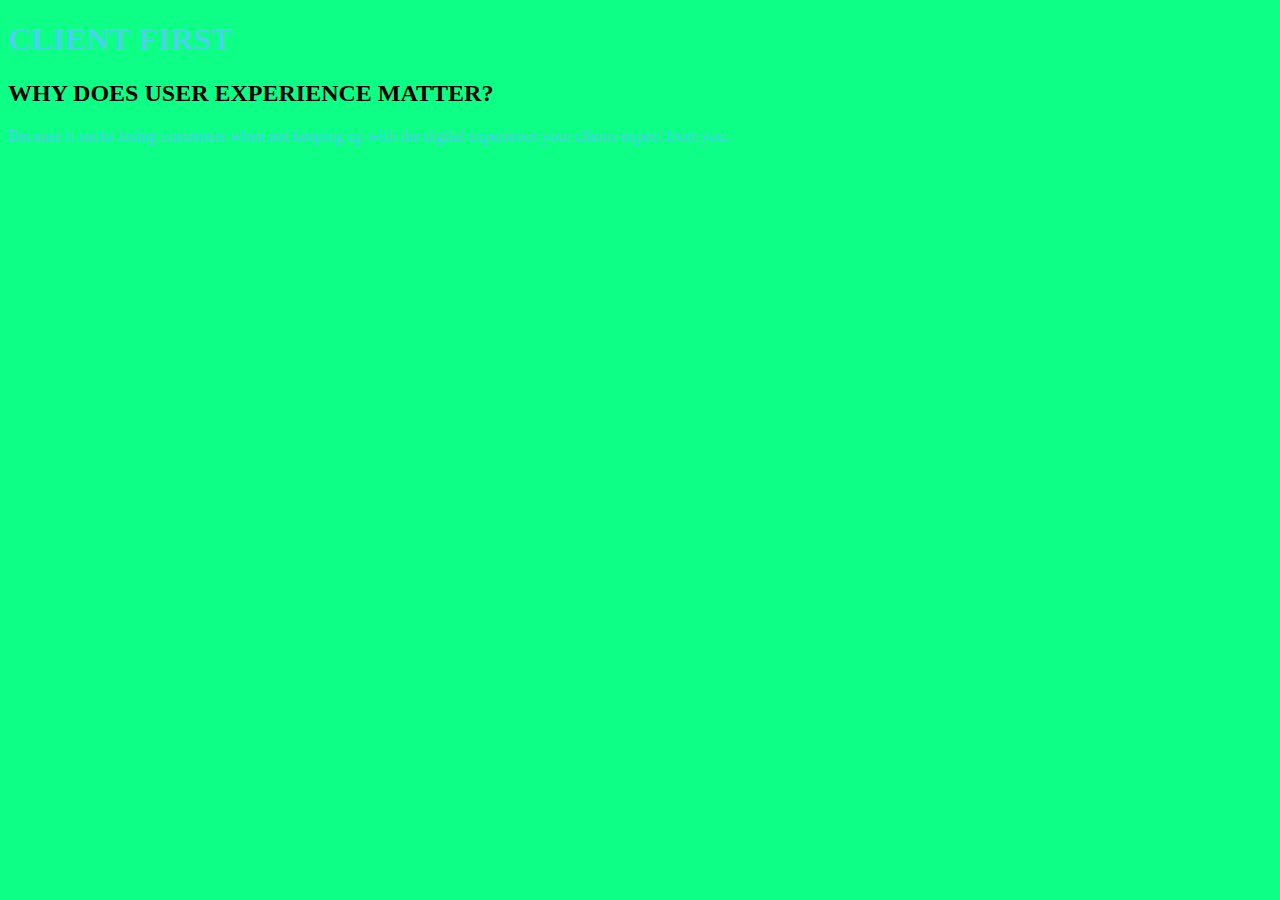
<file: unit_1/index.html>
<!DOCTYPE html>
<html>
<head>
	<link rel="stylesheet" type="text/css" href="css/style.css">
	<title>clientfirst.ch</title>
</head>
<body>
	<h1>CLIENT FIRST</h1>
	<h2>WHY DOES USER EXPERIENCE MATTER?</h2>
	<p>Because it sucks losing customers when not keeping up with the digital experience your clients expect from you.</p>
</body>
</html>
</file>
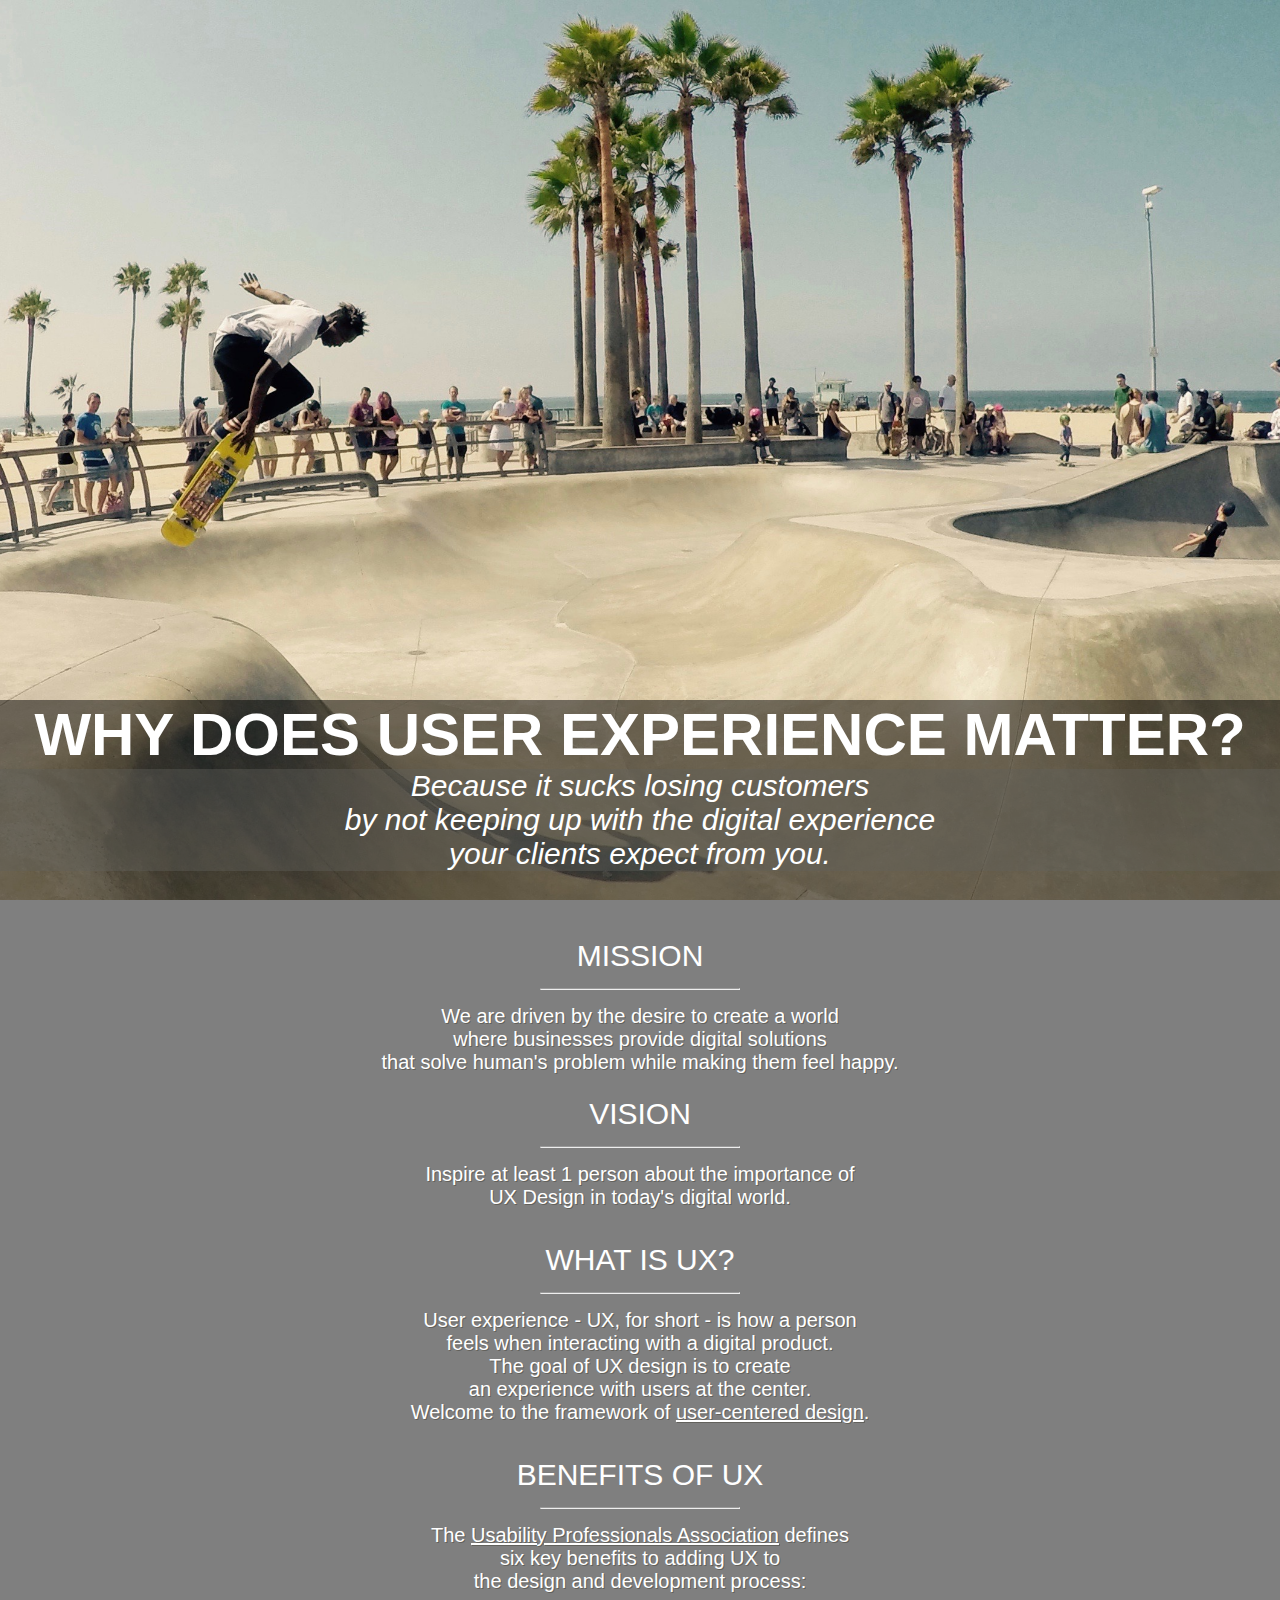
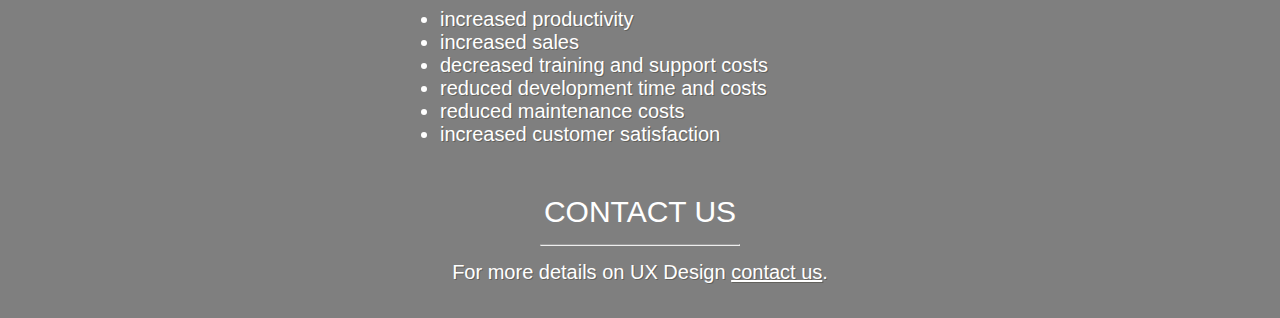
<file: unit_3/index.html>
<!DOCTYPE html>
<html>
<head>
	<link rel="stylesheet" type="text/css" href="css/style.css">
	<title>clientfirst.ch</title>

</head>
<body>
	<main>
		<h1 id="title">WHY DOES USER EXPERIENCE MATTER?</h1>
		<p id="slogan">Because it sucks losing customers <br> by not keeping up with the digital experience <br> your clients expect from you.</p>
		<br>
		<br>
		
		<h2>Mission</h2>

		<hr>
		
		<p class="titletext">We are driven by the desire to create a world <br> 
		where businesses provide digital solutions <br> 
		that solve human's problem while making them feel happy.<br>
		<br>

		<h2>Vision</h2>

		<hr>
		
		<p class="titletext">Inspire at least 1 person about the importance of <br>
		UX Design in today's digital world.</p>
		<br>

		<h2>What is UX?</h2>

		<hr>
		
		<p class="titletext">User experience - UX, for short - is how a person <br>
		feels when interacting with a digital product. <br>
		The goal of UX design is to create <br>
		an experience with users at the center. <br>
		Welcome to the framework of <a target="_blank" href="https://en.wikipedia.org/wiki/User-centered_design" style="color: #FFFFFF">user-centered design</a>.
		</p>
		<br>
		
		<h2>Benefits of UX</h2>

		<hr>
		
		<p class="titletext">The <a target="_blank" href="https://uxpa.org/resources/about-ux" style="color: #FFFFFF">Usability Professionals Association</a> defines <br>
		six key benefits to adding UX to <br>
		the design and development process: 
		<br>

	<!-- Question: how can I style this list? Change color, font, align... -->
		<ul>
			<li>increased productivity</li>
			<li>increased sales</li>
			<li>decreased training and support costs</li>
			<li>reduced development time and costs</li>
			<li>reduced maintenance costs</li>
			<li>increased customer satisfaction</li>
		</ul>
		<br>
		
		<h2>Contact us</h2>

		<hr>

		<p class="titletext">For more details on UX Design <a href="mailto:mikeandre.hofmann@gmail.com?subject=Tell me more about UX Design!" style="color: #FFFFFF">contact us</a>.</p> 
		<br>

	</main>
</body>
</html>
</file>
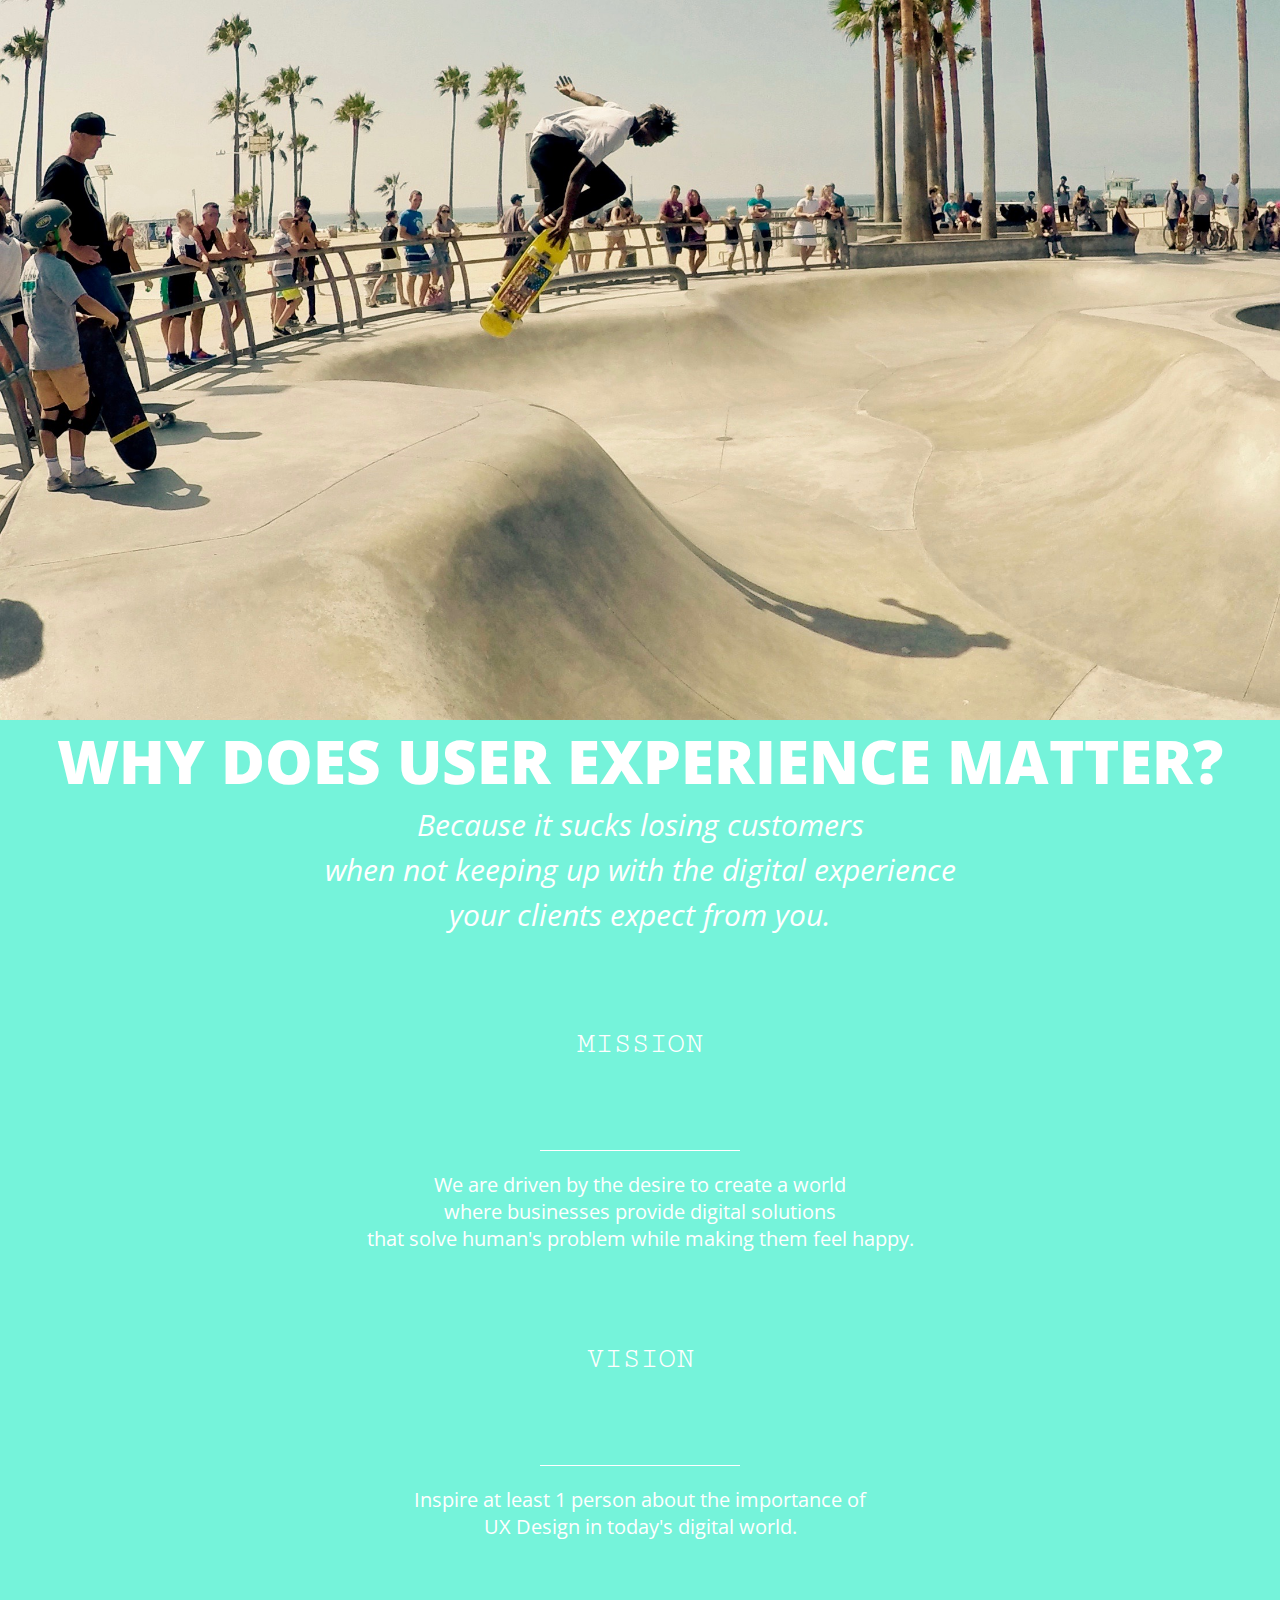
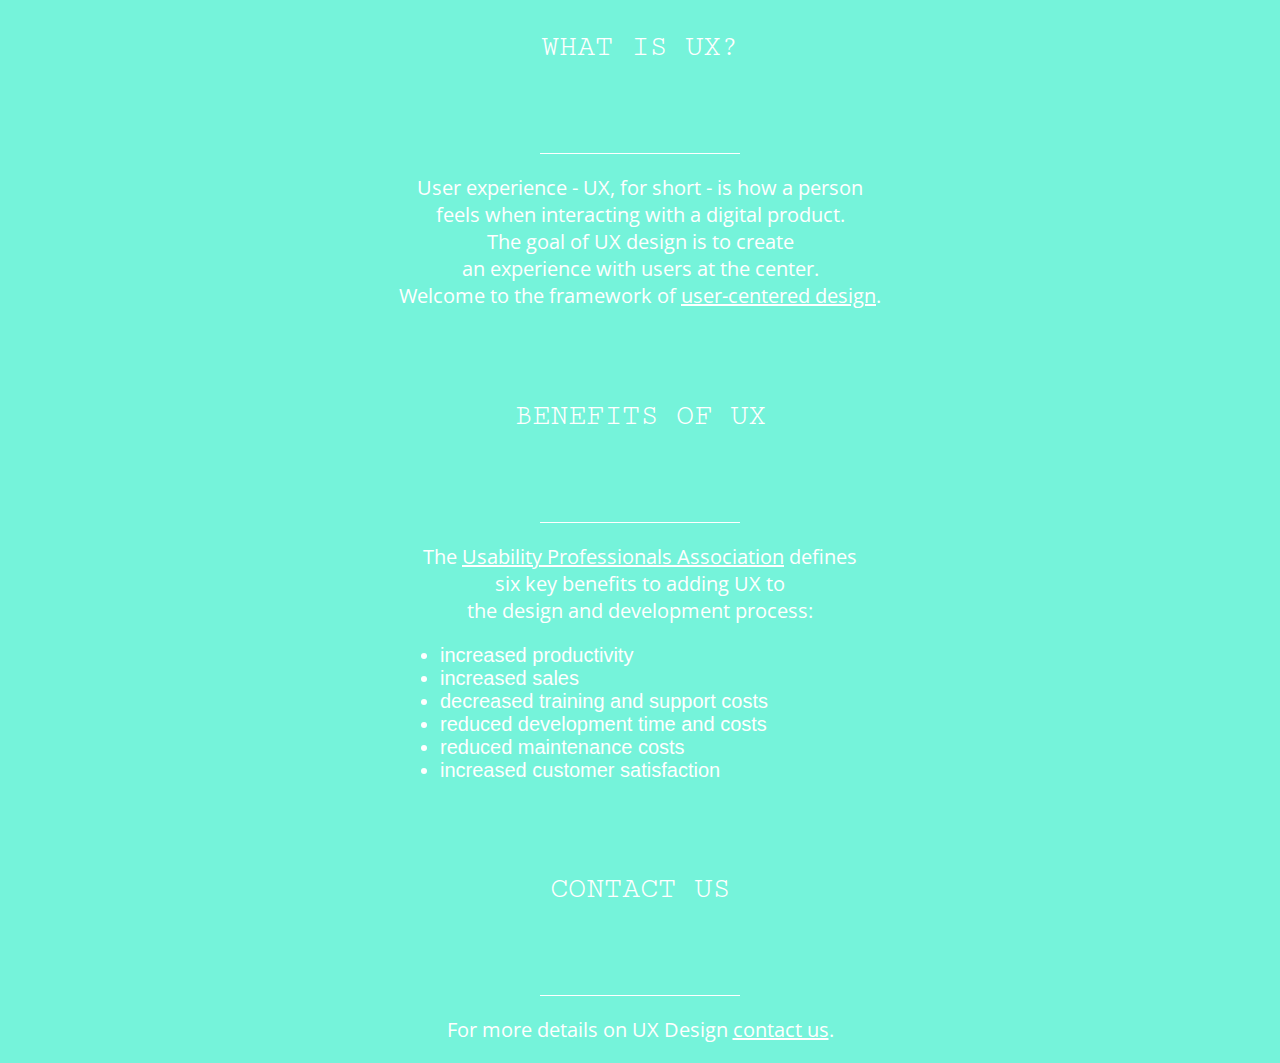
<file: unit_4/index.html>
<!DOCTYPE html>
<html>
<head>
	<link rel="stylesheet" type="text/css" href="css/style.css">
	<title>clientfirst.ch</title>

</head>
<body>
	<main>
		<img src="images/index_photo2.jpg" ALT="Skater in a park" Title="Skater jumping around in a skatepark">
		<h1 id="title">WHY DOES USER EXPERIENCE MATTER?</h1>
		<p id="slogan">Because it sucks losing customers <br> when not keeping up with the digital experience <br> your clients expect from you.</p>
		
		<h2>Mission</h2>

		<hr>
		
		<p class="titletext">We are driven by the desire to create a world <br> 
		where businesses provide digital solutions <br> 
		that solve human's problem while making them feel happy.<br>

		<h2>Vision</h2>

		<hr>
		
		<p class="titletext">Inspire at least 1 person about the importance of <br>
		UX Design in today's digital world.</p>

		<h2>What is UX?</h2>

		<hr>
		
		<p class="titletext">User experience - UX, for short - is how a person <br>
		feels when interacting with a digital product. <br>
		The goal of UX design is to create <br>
		an experience with users at the center. <br>
		Welcome to the framework of <a target="_blank" href="https://en.wikipedia.org/wiki/User-centered_design" style="color: #FFFFFF">user-centered design</a>.
		</p>
		
		<h2>Benefits of UX</h2>

		<hr>
		
		<p class="titletext">The <a target="_blank" href="https://uxpa.org/resources/about-ux" style="color: #FFFFFF">Usability Professionals Association</a> defines <br>
		six key benefits to adding UX to <br>
		the design and development process: 

	<!-- Question: how can I style this list? Change color, font, align... -->
		<ul>
			<li>increased productivity</li>
			<li>increased sales</li>
			<li>decreased training and support costs</li>
			<li>reduced development time and costs</li>
			<li>reduced maintenance costs</li>
			<li>increased customer satisfaction</li>
		</ul>
		
		<h2>Contact us</h2>

		<hr>

		<p class="titletext">For more details on UX Design <a href="mailto:mikeandre.hofmann@gmail.com?subject='Tell me more about UX Design!'" style="color: #FFFFFF">contact us</a>.</p> 

	</main>
</body>
</html>
</file>
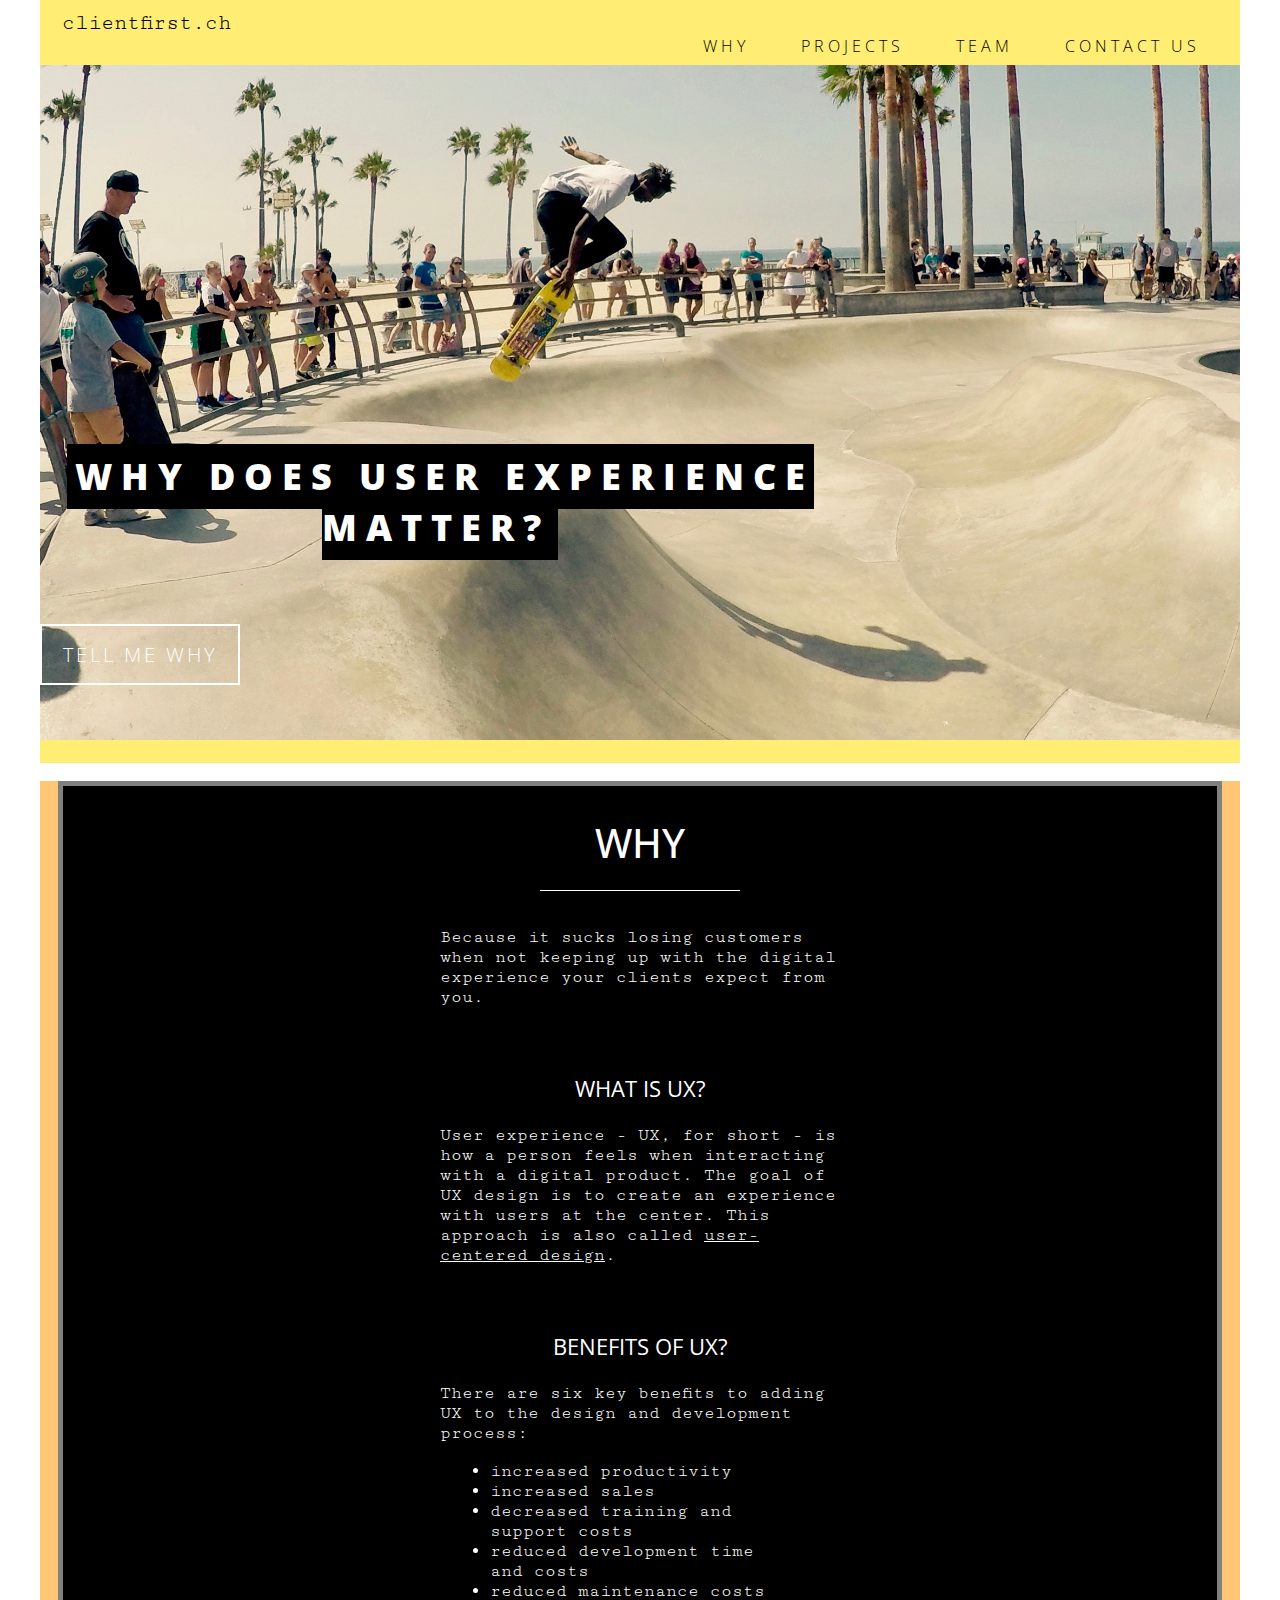
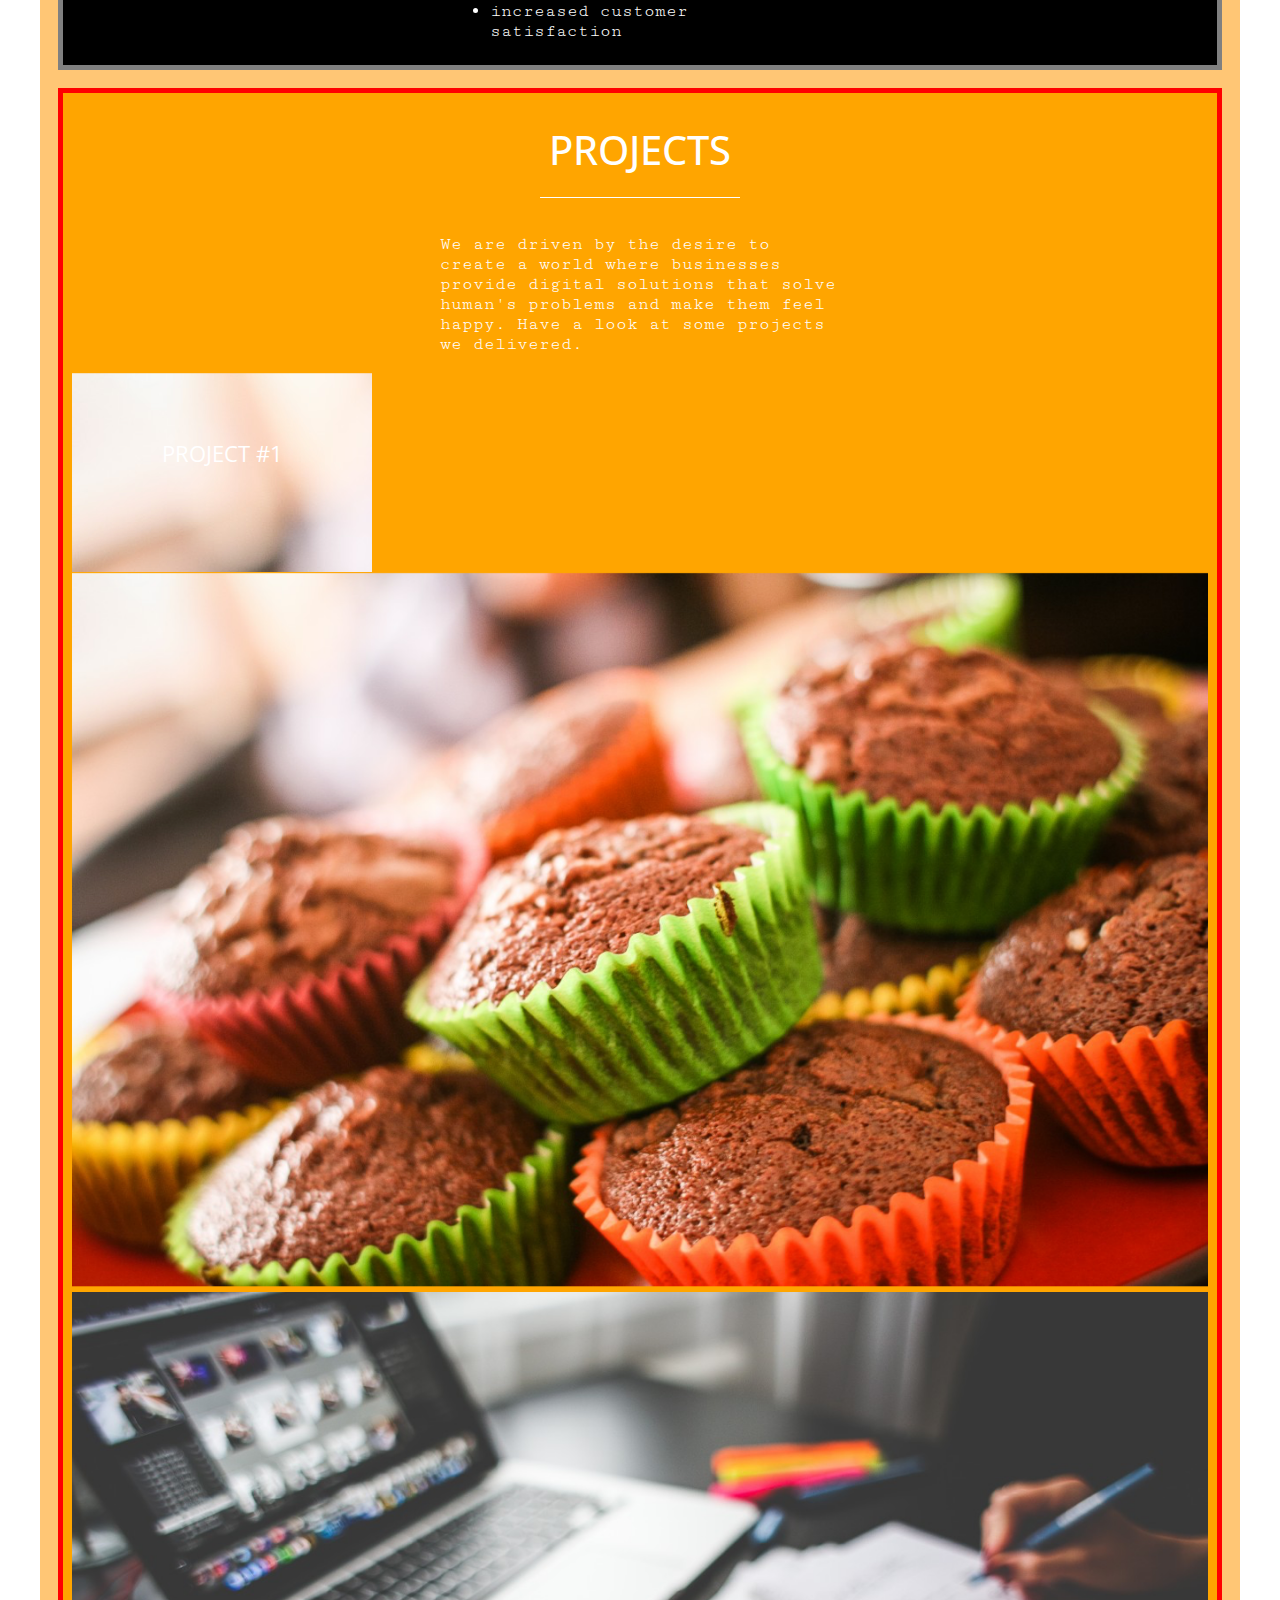
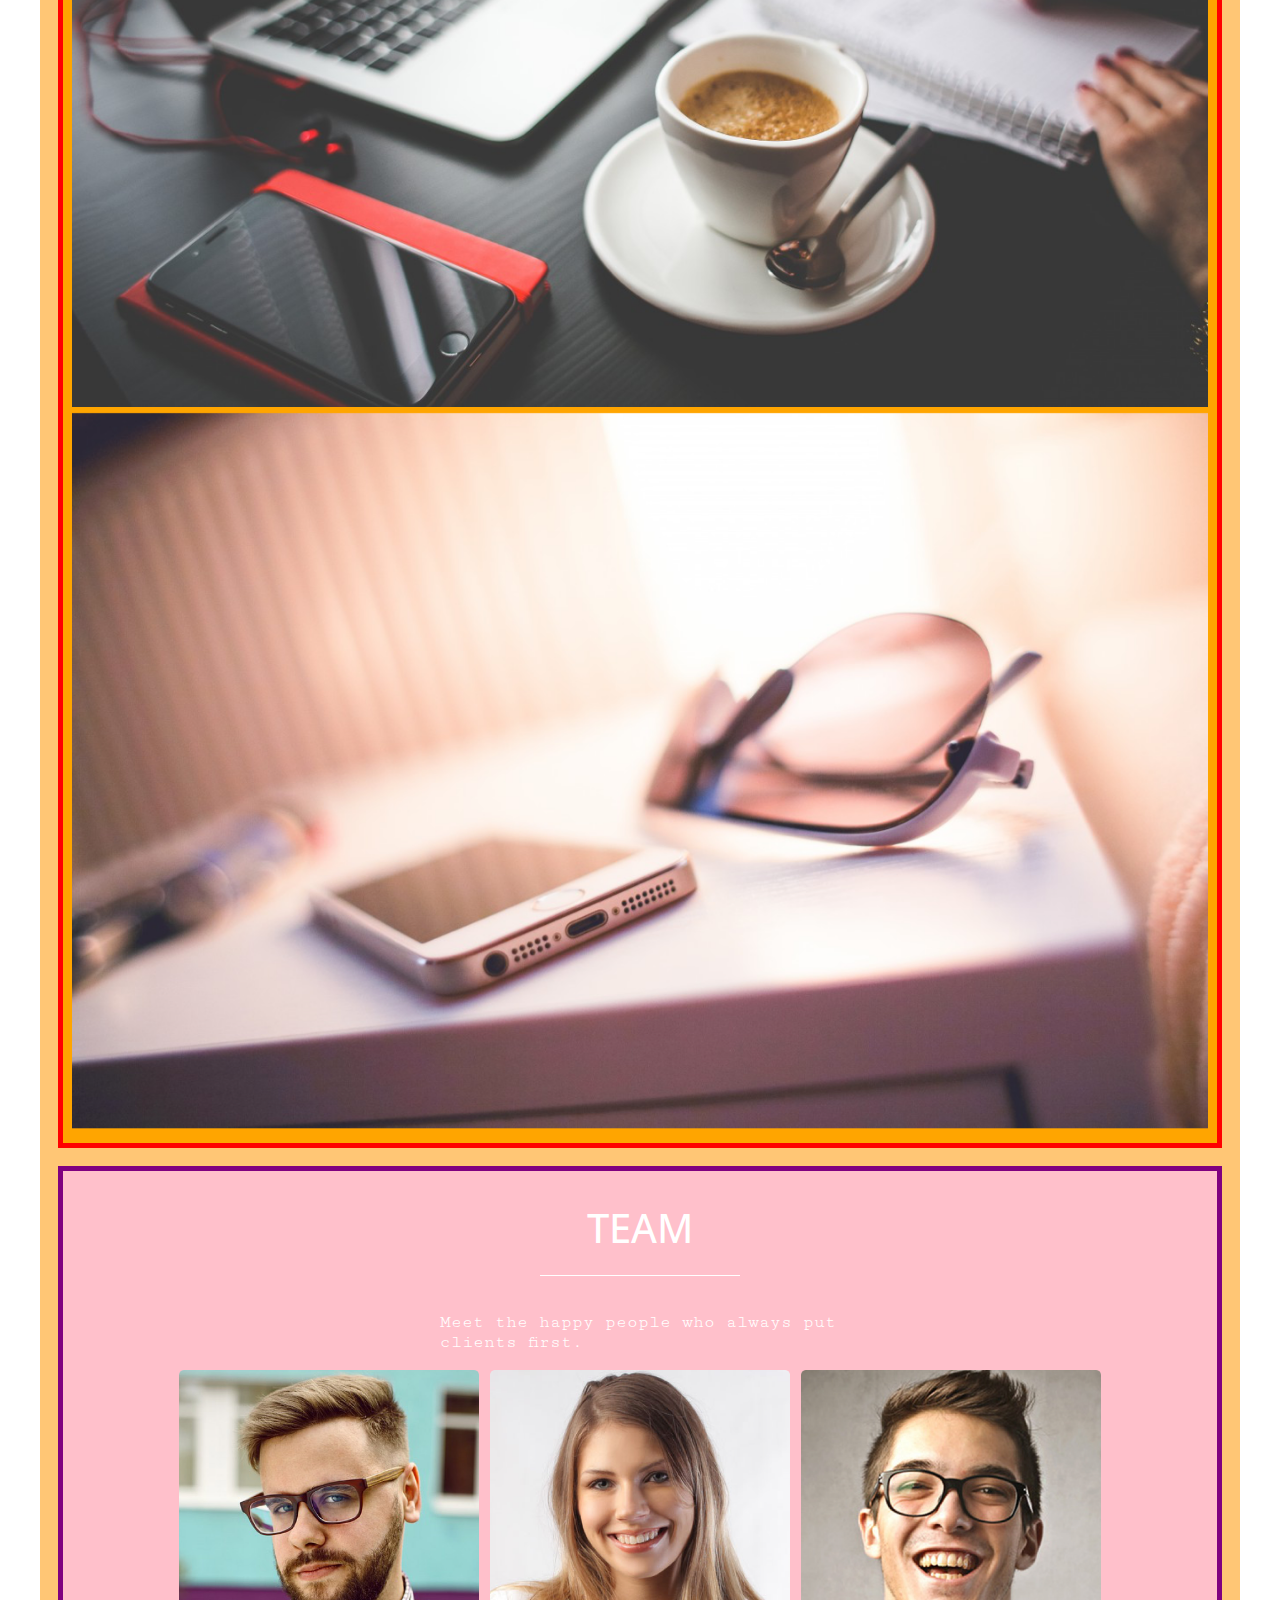
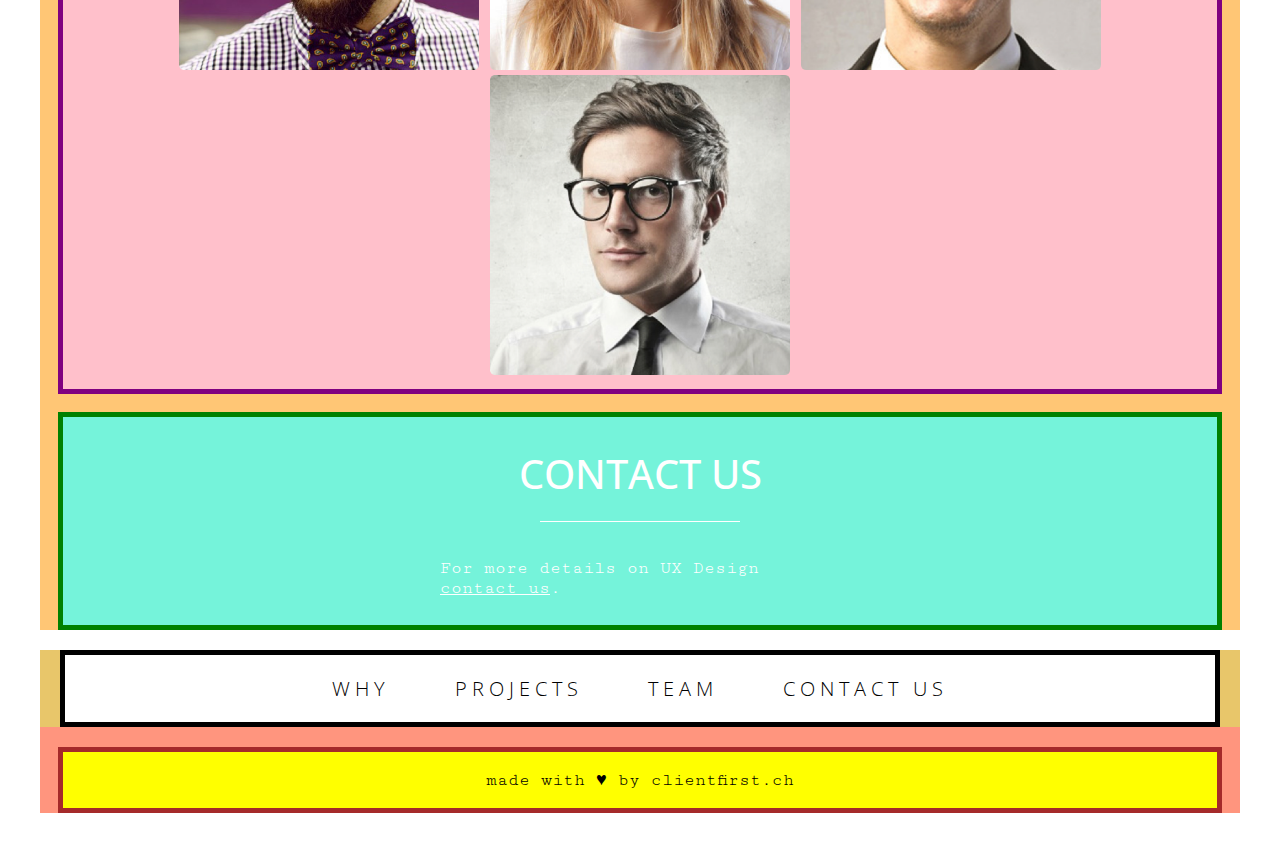
<file: unit_5/index.html>
<!DOCTYPE html>
<html>
<head>
	<link rel="stylesheet" type="text/css" href="css/style.css">
	<title>clientfirst.ch</title>
</head>

<body>

<div ID="wrapper">
	<header>
		<nav>
			<h4 id="headerlogo">clientfirst.ch</h4>
			<h4 id="headernav">
				<span><a href="index.html#why" style="color:black; text-decoration: none">WHY</span></a>
				<span><a href="index.html#projects" style="color:black; text-decoration: none">PROJECTS</span></a>
				<span><a href="index.html#team" style="color:black; text-decoration: none">TEAM</span></a>
				<span><a href="index.html#contact" style="color:black; text-decoration: none">CONTACT US</span></a>
			</h4>
		</nav>

		<section ID="hero">
			<img src="images/index_photo2.jpg" ALT="Skater in a park" Title="Skater jumping around in a skatepark">
			<h1 id="title">
				<span>WHY DOES USER EXPERIENCE MATTER?</span>
			</h1>
			<h3 id="tellwhy"> <a href="index.html#why" style="color:white; text-decoration: none">TELL ME WHY</a></h3>
		</section>
	</header>

	<main>
		<section id="why">
			<h2>WHY</h2>

			<hr>
		
			<p class="titletext">Because it sucks losing customers when not keeping up with the digital experience your clients expect from you.</p>
		
			<h3>What is UX?</h3>

			<p class="titletext">User experience - UX, for short - is how a person feels when interacting with a digital product. The goal of UX design is to create an experience with users at the center. This approach is also called <a target="_blank" href="https://en.wikipedia.org/wiki/User-centered design" style="color: #FFFFFF"; >user-centered design</a>.
			</p>
			
			<h3>Benefits of UX?</h3>

			<p class="titletext">There are six key benefits to adding UX to the design and development process:</p>

			<ul>
				<li>increased productivity</li>
				<li>increased sales</li>
				<li>decreased training and support costs</li>
				<li>reduced development time and costs</li>
				<li>reduced maintenance costs</li>
				<li>increased customer satisfaction</li>
			</ul>
		</section>

		<section ID="projects">
			<h2>PROJECTS</h2>

			<hr>
			
			<p class="titletext">We are driven by the desire to create a world where businesses provide digital solutions that solve human's problems and make them feel happy. Have a look at some projects we delivered.</p>
			
			<div class="projectimage">
			<h3>PROJECT #1</h3>
			</div>

			<img src="images/project1.png" ALT="project1" Title="project #1">
			<img src="images/project2.png" ALT="project2" Title="project #2">
			<img src="images/project3.png" ALT="project3" Title="project #3">
		</section>
		
		<section ID="team">
			<h2>TEAM</h2>

			<hr>
			
			<p class="titletext">Meet the happy people who always put clients first.<br></p>
			<img src="images/adam.png" ALT="employee1" Title="adam">
			<img src="images/emma.png" ALT="employee2" Title="emma">
			<img src="images/john.png" ALT="employee3" Title="john">
			<img src="images/kent.png" ALT="employee4" Title="kent">

		</section>

		<section ID="contact">
			<h2>Contact us</h2>

			<hr>

			<p class="titletext">For more details on UX Design <a href="mailto:mikeandre.hofmann@gmail.com?subject='Tell me more about UX Design!'" style="color: #FFFFFF">contact us</a>.</p> 
		</section>

	</main>

	<footer>
		<nav>
			<h4 id="footernav">
				<span><a href="index.html#why" style="color:black; text-decoration: none">WHY</span></a>
				<span><a href="index.html#projects" style="color:black; text-decoration: none">PROJECTS</span></a>
				<span><a href="index.html#team" style="color:black; text-decoration: none">TEAM</span></a>
				<span><a href="index.html#contact" style="color:black; text-decoration: none">CONTACT US</span></a>
			</h4>	
		</nav>
		
		<section ID="footer">
			<p>made with &hearts; by <a href="#" style="color:black; text-decoration: none">clientfirst.ch</a></p>
		</section>
		
	</footer>

></div>

</body>
</html>
</file>
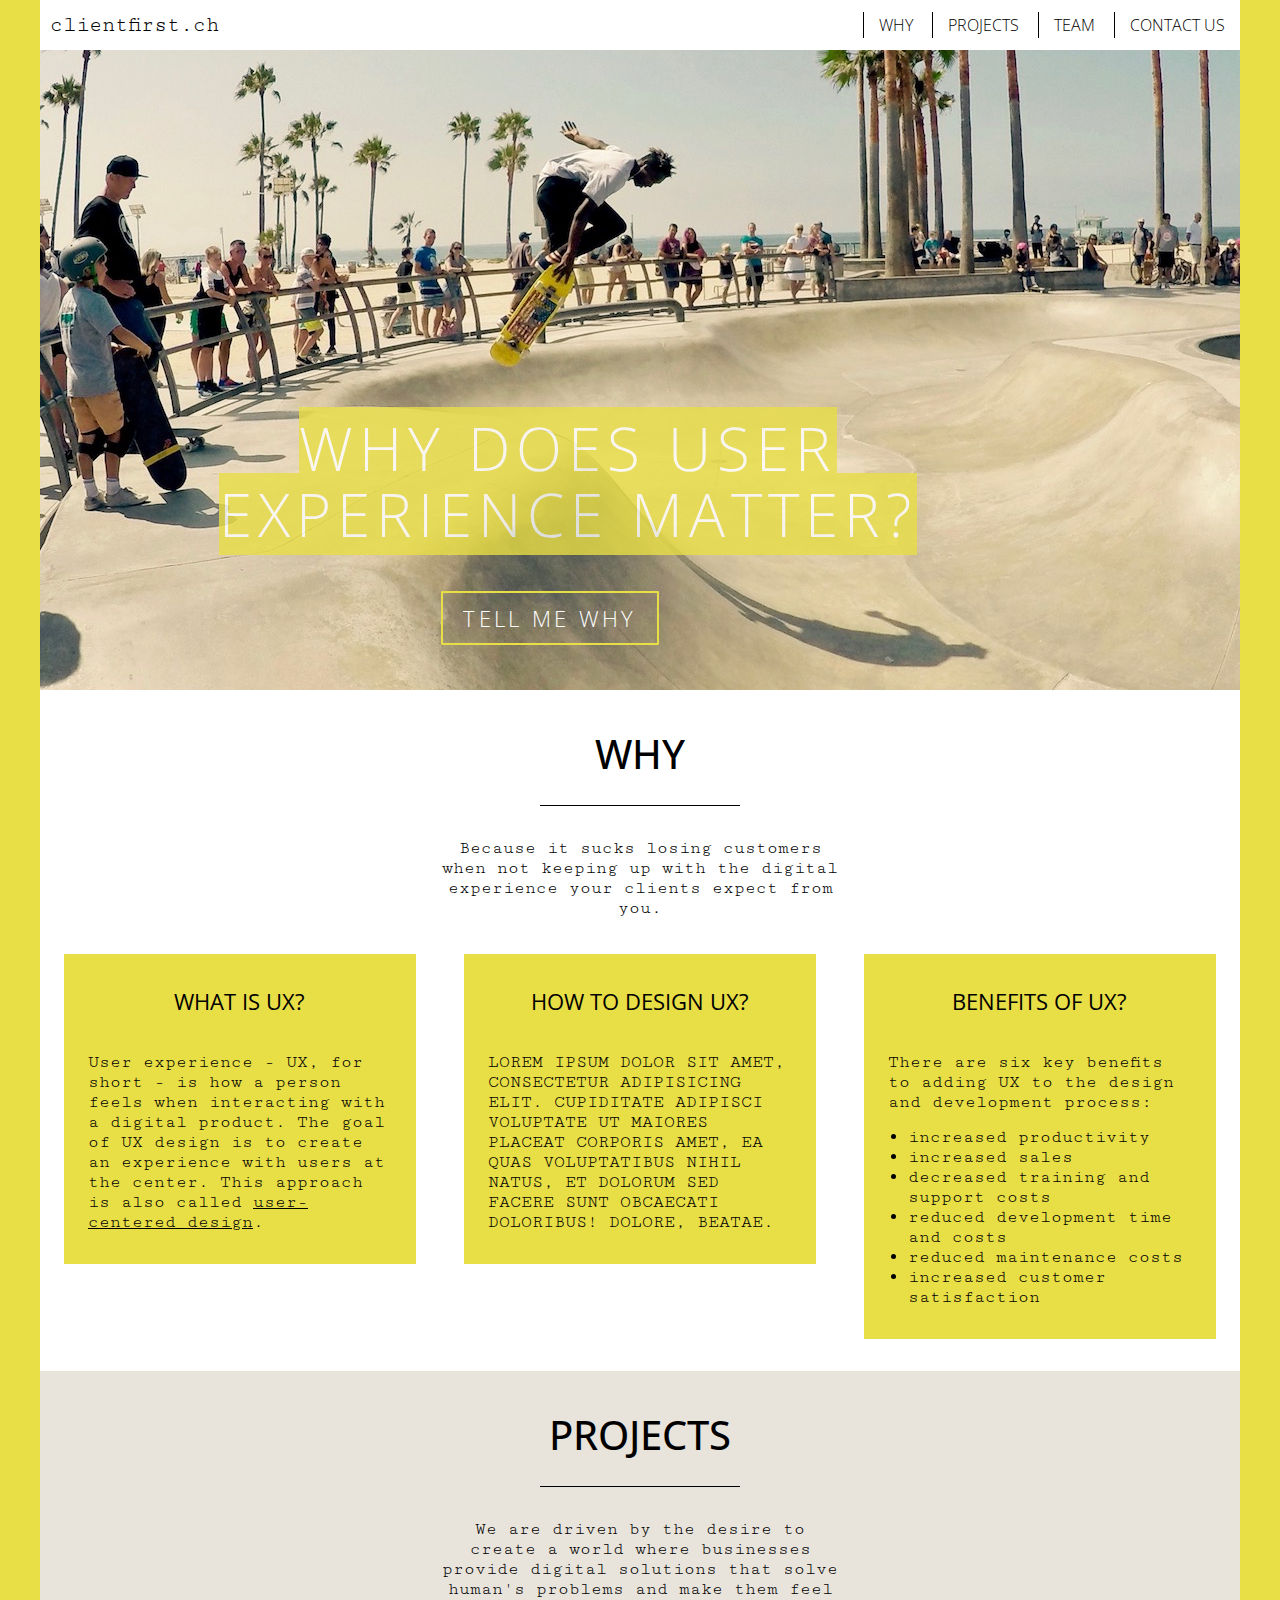
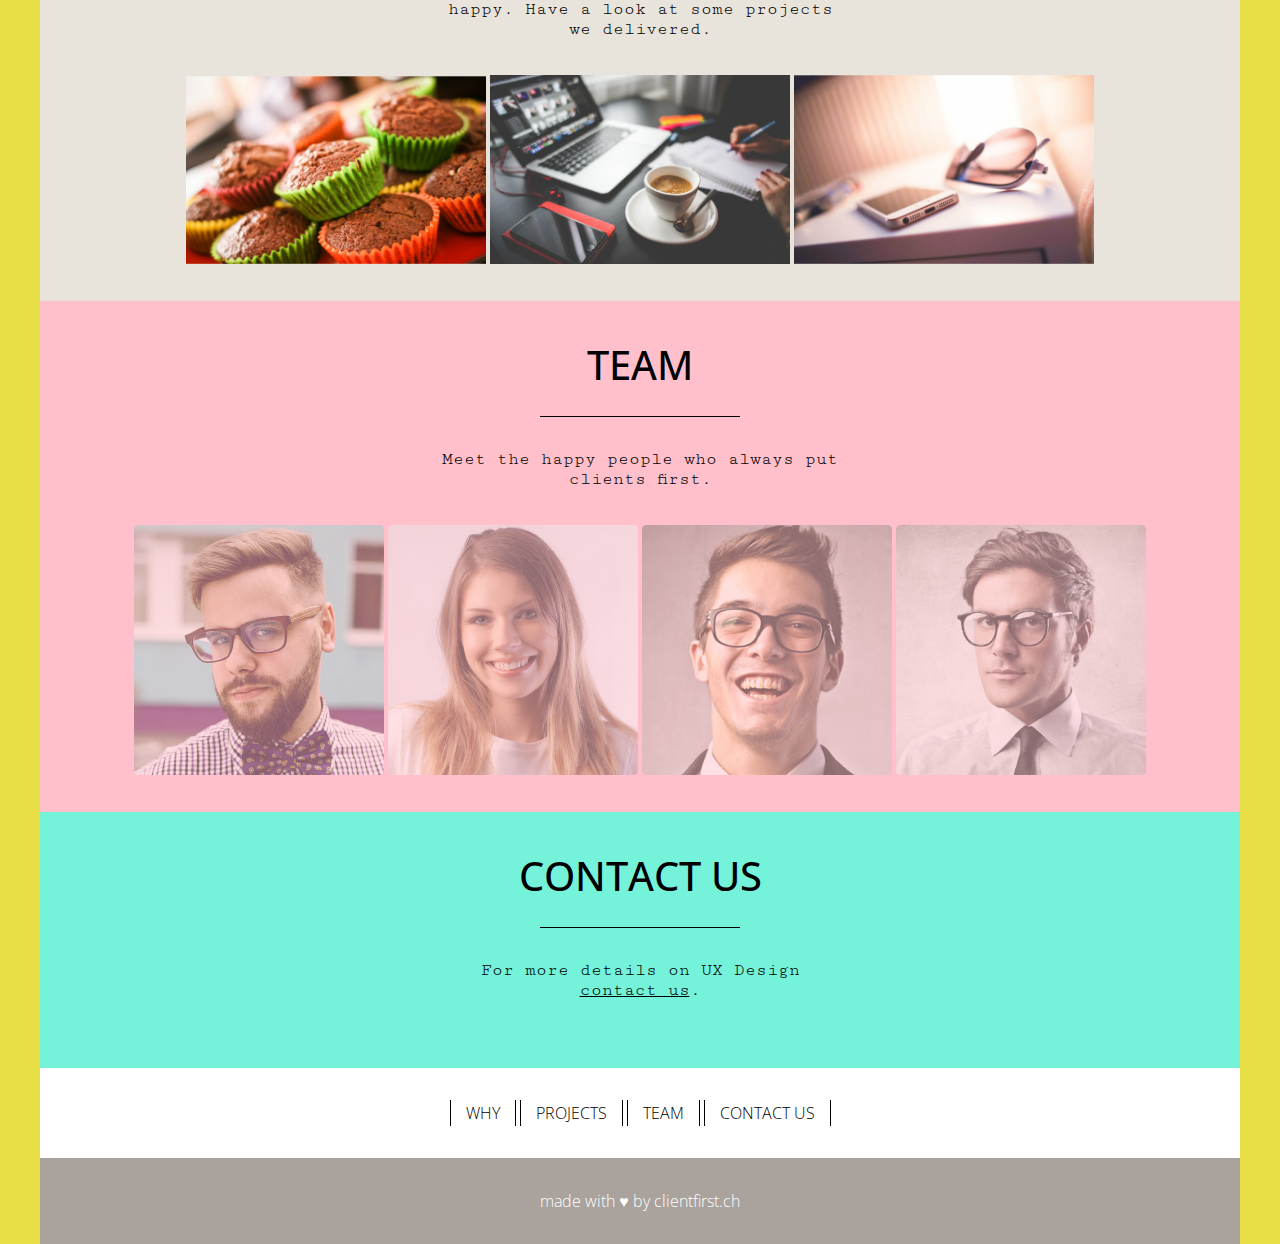
<file: unit_6/index.html>
<!DOCTYPE html>
<html>
<head>
	<link rel="stylesheet" type="text/css" href="css/style.css">
	<title>clientfirst.ch</title>
</head>

<body>

	<div ID="wrapper">
		<header class="clearfix">
			<h4 id="headerlogo">clientfirst.ch</h4>	
			<nav class="clearfix">
				<a href="index.html#why">WHY</a>
				<a href="index.html#projects">PROJECTS</a>
				<a href="index.html#team">TEAM</a>
				<a href="index.html#contact">CONTACT US</a>
			</nav>
		</header>


	<main>
		<section ID="heroimage">
			<div class="content">
				<h1 id="title">
					<span>WHY DOES USER EXPERIENCE MATTER?</span>
				</h1>
				<h3 class="btn"> <a href="index.html#why">TELL ME WHY</a></h3>
			</div>
		</section>

		<section id="why">
			<h2>WHY</h2>

			<hr>
		
			<p class="titletext">Because it sucks losing customers when not keeping up with the digital experience your clients expect from you.</p>
		
			<div class="clearfix">
				<div class="column" id="column1">
					<h3>What is UX?</h3>
					<p class="text">User experience - UX, for short - is how a person feels when interacting with a digital product. The goal of UX design is to create an experience with users at the center. This approach is also called <a target="_blank" href="https://en.wikipedia.org/wiki/User-centered design" style="color: black"; >user-centered design</a>.
					</p>
				</div>

				<div class="column" id="column2">
					<h3>How to design UX?
					<p class="text">Lorem ipsum dolor sit amet, consectetur adipisicing elit. Cupiditate adipisci voluptate ut maiores placeat corporis amet, ea quas voluptatibus nihil natus, et dolorum sed facere sunt obcaecati doloribus! Dolore, beatae.</p>
				</div>

				<div class="column" id="column3">
					<h3>Benefits of UX?</h3>
					<p class="text">There are six key benefits to adding UX to the design and development process:</p>
					<ul>	
						<li>increased productivity</li>
						<li>increased sales</li>
						<li>decreased training and support costs</li>
						<li>reduced development time and costs</li>
						<li>reduced maintenance costs</li>
						<li>increased customer satisfaction</li>
					</ul>
				</div>
			</div>
		</section>

		<section ID="projects">
			<h2>PROJECTS</h2>

			<hr>
			
			<p class="titletext">We are driven by the desire to create a world where businesses provide digital solutions that solve human's problems and make them feel happy. Have a look at some projects we delivered.</p>
			
			<div class="clearfix">
				<!-- <h3>PROJECT #1</h3> -->

				<img src="images/project1.png" ALT="project1" Title="project #1">
				<img src="images/project2.png" ALT="project2" Title="project #2">
				<img src="images/project3.png" ALT="project3" Title="project #3">
			</div>
		</section>
		
		<section ID="team">
			<h2>TEAM</h2>

			<hr>
			
			<p class="titletext">Meet the happy people who always put clients first.<br></p>
			
			<div class="clearfix">
				<img src="images/adam.png" ALT="employee1" Title="adam">
				<img src="images/emma.png" ALT="employee2" Title="emma">
				<img src="images/john.png" ALT="employee3" Title="john">
				<img src="images/kent.png" ALT="employee4" Title="kent">
			</div>
		</section>

		<section ID="contact">
			<h2>Contact us</h2>

			<hr>

			<p class="titletext">For more details on UX Design <a href="mailto:mikeandre.hofmann@gmail.com?subject='Tell me more about UX Design!'" style="color: black">contact us</a>.</p> 
		</section>

	</main>

	<footer>
	
		<div ID="footernav">
				<a href="index.html#why">WHY</a>
				<a href="index.html#projects">PROJECTS</a>
				<a href="index.html#team">TEAM</a>
				<a href="index.html#contact">CONTACT US</a>
		</div>
		
		<section ID="footer">
			<p>made with &hearts; by <a href="#" style="color:white; text-decoration: none">clientfirst.ch</a></p>
		</section>
		
	</footer>

</div>

</body>
</html>
</file>
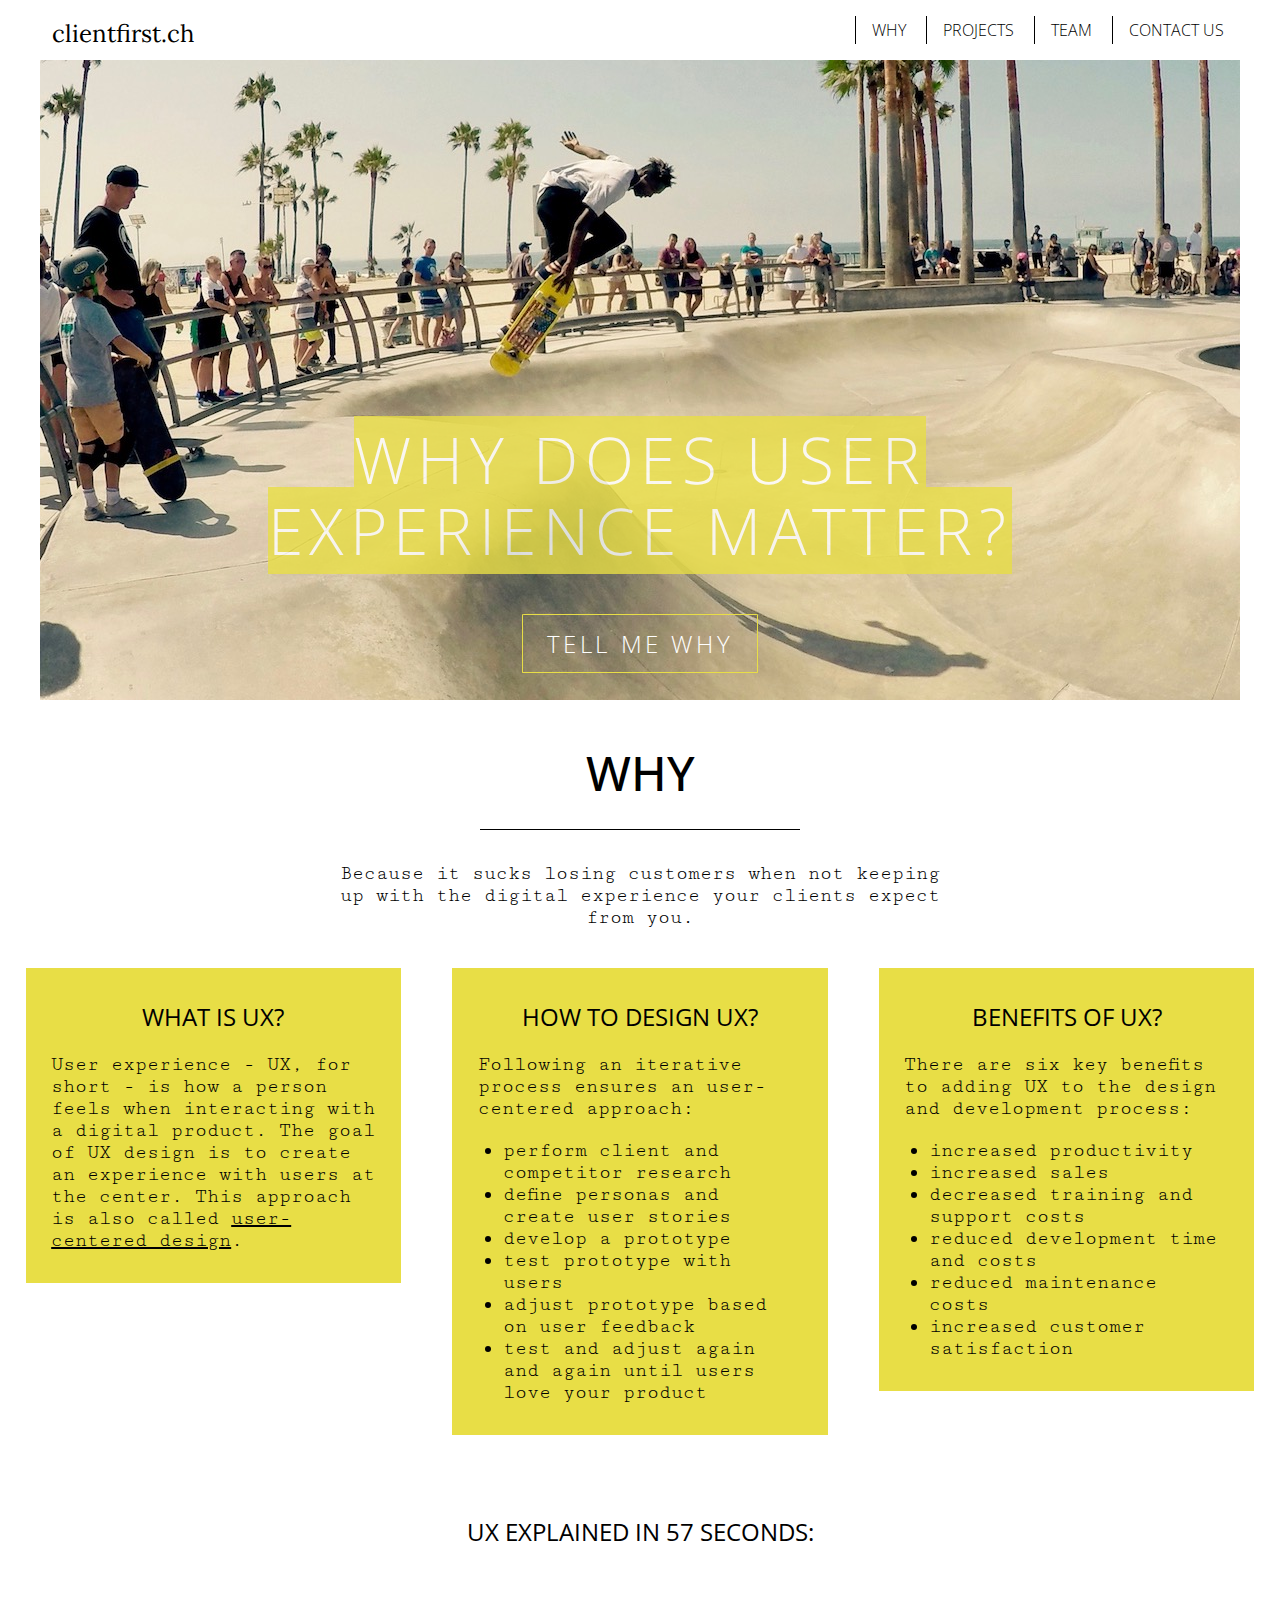
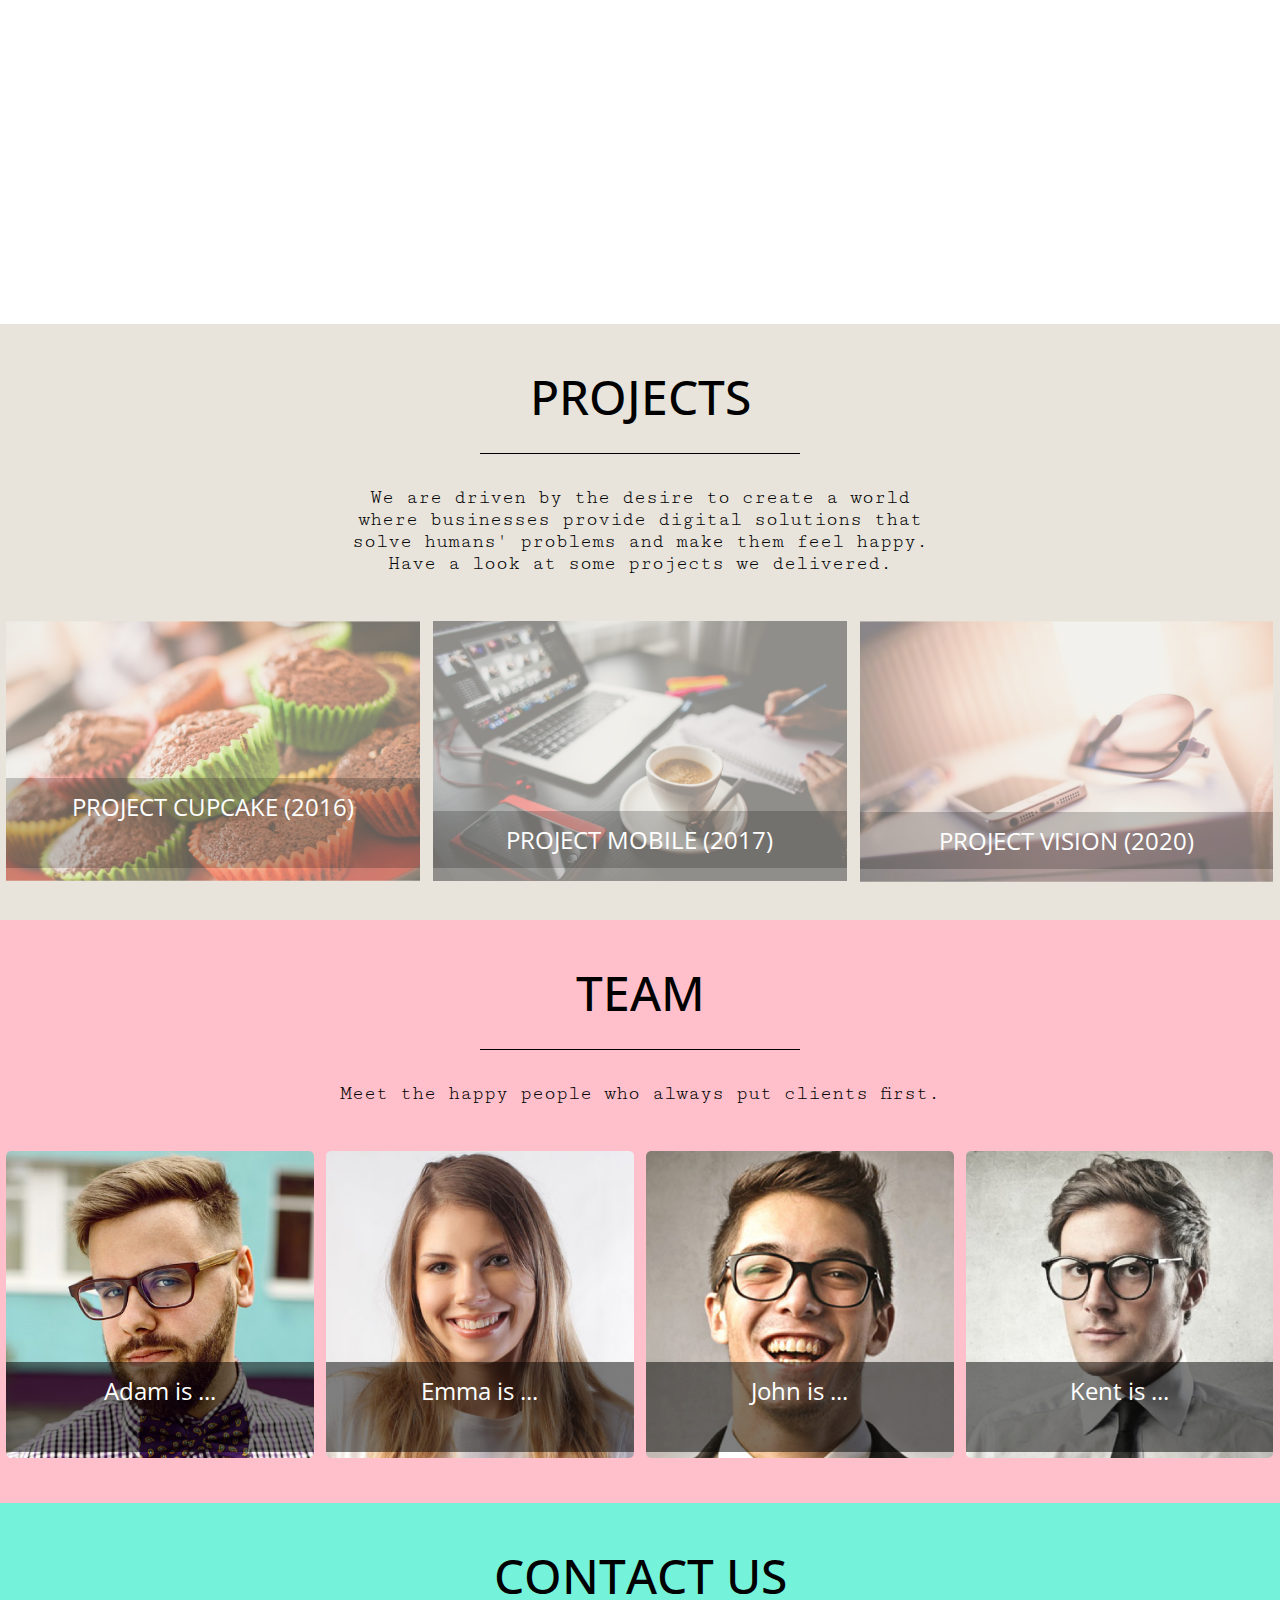
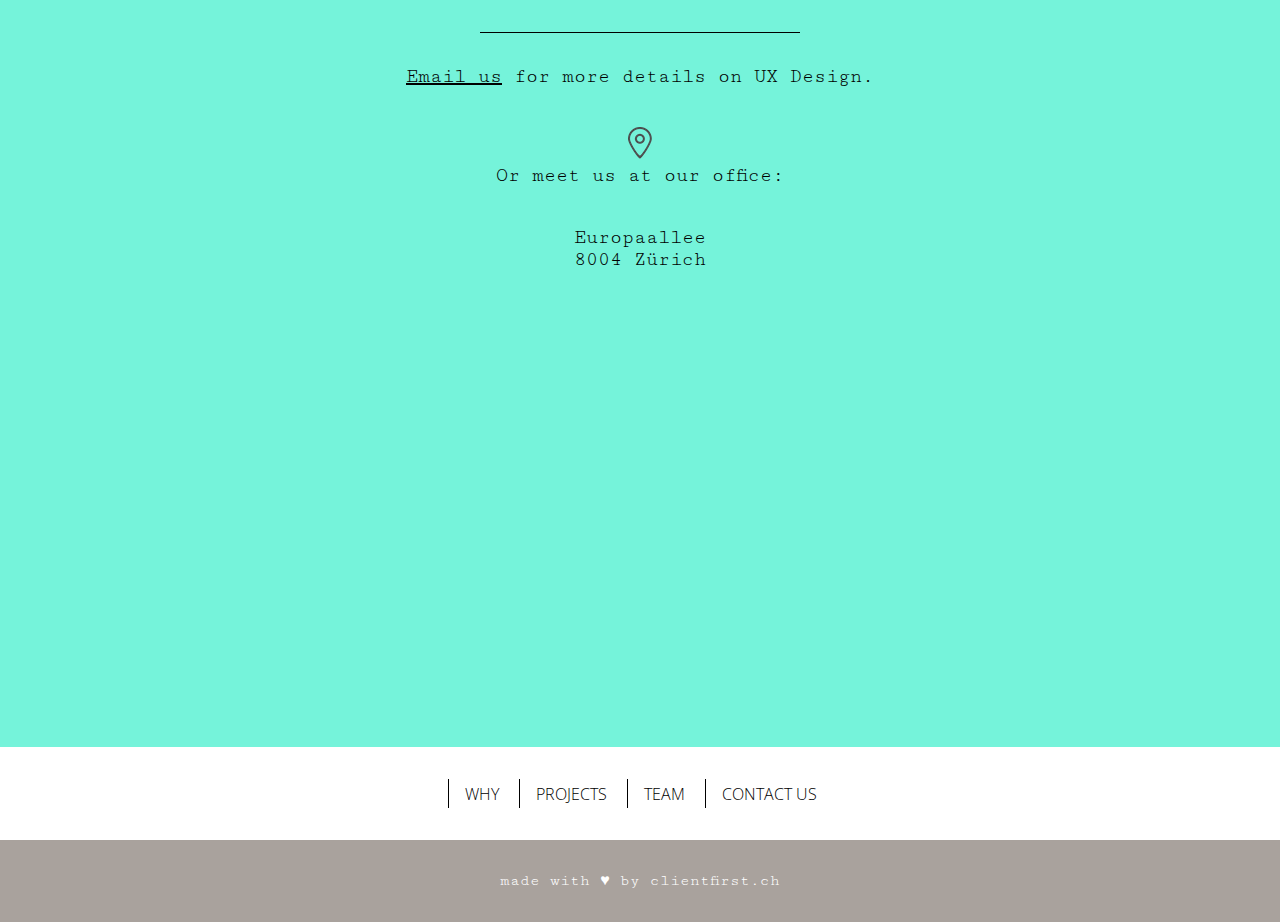
<file: unit_8/index.html>
<!DOCTYPE html>
<html>
<head>
	<link rel="stylesheet" type="text/css" href="css/style.css">
	<meta name="viewport" content="width=device-width, initialscale=1">
	<meta charset="utf-8">
	<link href="https://fonts.googleapis.com/css?family=Lora|Roboto:400,700" rel="stylesheet">
	<title>clientfirst.ch</title>
</head>

<body>
<div class="wrapper">
	<header class="clearfix">
		<h4 id="headerlogo">clientfirst.ch</h4>	
		<nav class="clearfix">
			<a href="index.html#why">WHY</a>
			<a href="index.html#projects">PROJECTS</a>
			<a href="index.html#team">TEAM</a>
			<a href="index.html#contact">CONTACT US</a>
		</nav>
	</header>

	<main>
		<section ID="heroimage">
			<div class="content">
				<h1 id="title">
					<span>WHY DOES USER EXPERIENCE MATTER?</span>
				</h1>
				<h1 class="btn"> <a href="index.html#why">TELL ME WHY</a></h1>
			</div>
		</section>

		<section id="why">
			<h2>WHY</h2>

			<hr>
		
			<p class="titletext">Because it sucks losing customers when not keeping up with the digital experience your clients expect from you.</p>
		
			<div class="clearfix wrapper">
				<div class="column" id="column1">
					<h3>What is UX?</h3>
					<p class="text">User experience - UX, for short - is how a person feels when interacting with a digital product. The goal of UX design is to create an experience with users at the center. This approach is also called <a target="_blank" href="https://en.wikipedia.org/wiki/User-centered design" style="color: black"; >user-centered design</a>.
					</p>
				</div>

				<div class="column" id="column2">
					<h3>How to design UX?</h3>
					<p class="text">Following an iterative process ensures an user-centered approach:</p>
					<ul>	
						<li>perform client and competitor research</li>
						<li>define personas and create user stories</li>
						<li>develop a prototype</li>
						<li>test prototype with users</li>
						<li>adjust prototype based on user feedback</li>
						<li>test and adjust again and again until users love your product</li>
					</ul>
				</div>

				<div class="column" id="column3">
					<h3>Benefits of UX?</h3>
					<p class="text">There are six key benefits to adding UX to the design and development process:</p>
					<ul>	
						<li>increased productivity</li>
						<li>increased sales</li>
						<li>decreased training and support costs</li>
						<li>reduced development time and costs</li>
						<li>reduced maintenance costs</li>
						<li>increased customer satisfaction</li>
					</ul>
				</div>
			</div>
				<h3 ID="videotext">UX explained in 57 seconds:</h3>
			<div class="video">
				<iframe width="560px" height="315px" src="https://www.youtube.com/embed/bsla797t2Vk" frameborder="0" allowfullscreen></iframe>
			</div>
		</section>

		<section ID="projects">
			<h2>PROJECTS</h2>

			<hr>
			
			<p class="titletext">We are driven by the desire to create a world where businesses provide digital solutions that solve humans' problems and make them feel happy. Have a look at some projects we delivered.</p>
			
			<div class="clearfix wrapper">
				<div class="projectoverview">
					<img src="images/project1.png" ALT="project1" Title="project #1">
					<div class="overlay3">
						<p>PROJECT CUPCAKE (2016)</p>
						<p class="hidden">www.bestcupcakesintown.ch</p>
					</div>
				</div>

				<div class="projectoverview">
					<img src="images/project2.png" ALT="project2" Title="project #2">
					<div class="overlay3">
						<p>PROJECT MOBILE (2017)</p>
					</div>					
				</div>
					
				<div class="projectoverview">
					<img src="images/project3.png" ALT="project3" Title="project #3">
					<div class="overlay3">
					<p>PROJECT VISION (2020)</p>
					</div>
				</div>
			</div>
		</section>
		
		<section ID="team">
			<h2>TEAM</h2>

			<hr>
			
			<p class="titletext">Meet the happy people who always put clients first.</p>
			
			<div class="clearfix wrapper">

				<div class="employee">
					<img src="images/adam.png" ALT="employee1" Title="adam">
					<div class="overlay2">
						<p>Adam is ...</p>
						<p class="hidden">the Developer</p>
					</div>	
				</div>

				<div class="employee">
					<img src="images/emma.png" ALT="employee2" Title="emma">
					<div class="overlay2">
						<p>Emma is ...</p>
						<p class="hidden">the Designer</p>
					</div>
				</div>

				<div class="employee">
					<img src="images/john.png" ALT="employee3" Title="john">
					<div class="overlay2">
						<p>John is ...</p>
						<p class="hidden">the Wolf</p>
					</div>
				</div>

				<div class="employee">
					<img src="images/kent.png" ALT="employee4" Title="kent">
					<div class="overlay2">
						<p>Kent is ...</p>
						<p class="hidden">the Sales Guy</p>
					</div>
				</div>
			</div>
		</section>

		<section ID="contact">
			<h2>Contact us</h2>

			<hr>

			<p class="titletext"><a href="mailto:mikeandre.hofmann@gmail.com?subject='Tell me more about UX Design!'" style="color: black">Email us</a> for more details on UX Design.</p> 

			<div class="clearfix">
				<img src="images/location.png">
			</div>
			<div ID="address">
				<p class="titletext">Or meet us at our office:</p>
				<p ID="street">Europaallee<br>8004 Zürich</p>
			</div>

			<div ID="googlemaps" class="wrapper">
				<div class="overlay" onClick="style.pointerEvents='none'"></div>
				<!-- The div will cover the map, preventing pointer events from getting to it. But if you click on the div, it becomes transparent to pointer events, activating the map again! -->
				<iframe src="https://www.google.com/maps/embed?pb=!1m18!1m12!1m3!1d2701.669983380509!2d8.529157716404933!3d47.37935922917013!2m3!1f0!2f0!3f0!3m2!1i1024!2i768!4f13.1!3m3!1m2!1s0x47900a103201e38d%3A0x730076d166b78d78!2sGustav-Gull+Platz!5e0!3m2!1sde!2sch!4v1500927986302" width="100%" height="400" frameborder="0" style="border:0" allowfullscreen></iframe>
			</div>

		</section>

	</main>

	<footer>
	
		<div ID="footernav">
				<a href="index.html#why">WHY</a>
				<a href="index.html#projects">PROJECTS</a>
				<a href="index.html#team">TEAM</a>
				<a href="index.html#contact">CONTACT US</a>
		</div>
		
		<section ID="footer">
			<p>made with &hearts; by <a href="#" style="color:white; text-decoration: none">clientfirst.ch</a></p>
		</section>
		
	</footer>

</div>
</body>
</html>
</file>
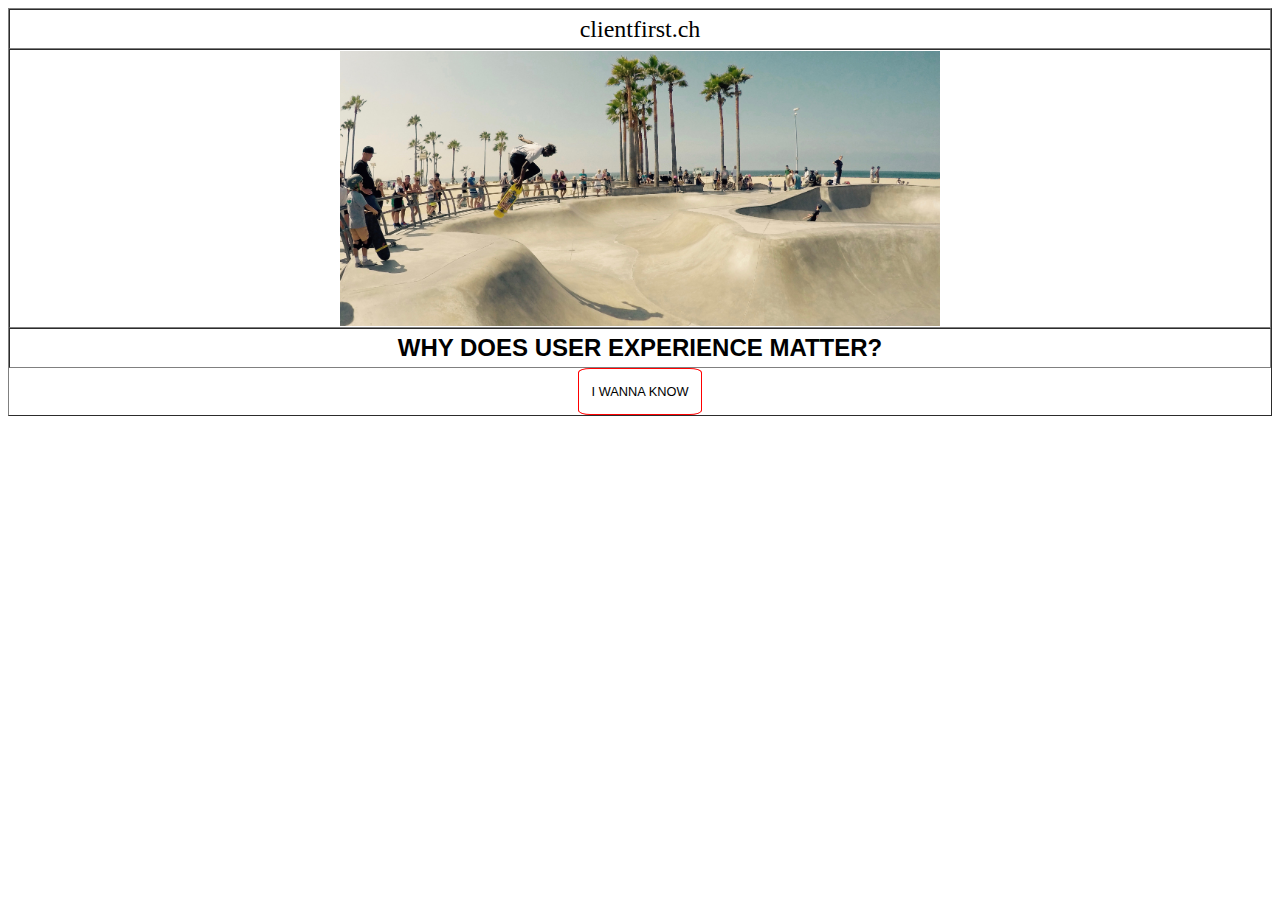
<file: unit_10/clientfirst.html>
<html>
<head>
	<title>EMAIL clientfirst.ch</title>

	<style type="text/css">

		#main-table {

		}

		#heroimage {

		}

	</style>

</head>

<body>
<!-- 	<table id="main-table" cellspacing="0" style="font-family: Helvetica, Arial, sans-serif; font-size: 16px; line-height: 1.5;" border="1" width="100%" align="center">
 -->

 		<table id="main-table" cellspacing="0" style="font-family: Helvetica, Arial, sans-serif; font-size: 16px; line-height: 1.5;" border="1" width="100%" align="center">
 			
		<tr align="center">
			<td style="font-family: 'Lora', serif; font-size: 1.5em; font-weight: 400;"> <a href="https://jamike15.github.io/unit_8/index.html" style="color:black; text-decoration: none">clientfirst.ch</a></td>
		</tr>

		<tr>
			<td align="center"><img src="https://jamike15.github.io/unit_10/index_photo.jpg" alt="skater" title="skater" width="600" id="heroimage"></td>
		</tr>

		<tr align="center">
			<td style="font-family: HELVETICA; font-size: 1.5em; text-align: center; font-weight: 800">WHY DOES USER EXPERIENCE MATTER?</td>
		</tr>

		<tr align="center">
			<td style="display: inline-block; background: red: width: 10%; border: 1px red solid; font-weight: 200; border-radius: 10%; font-size: 0.8em; padding: 1em;">I WANNA KNOW</td>

		</tr>

 		</table>
</body>
</html>
</file>
<file: unit_1/css/style.css>
body {
	background-color: #0DFF86;
}

h1, p {
    color: #45D4E8;
}
</file>
<file: unit_8/css/style.css>
@import url('https://fonts.googleapis.com/css?family=Cutive+Mono|Open+Sans');


*{
	margin:0;
	padding: 0;
	box-sizing: border-box;
	border: 0 none;
	outline: 0;
	transition-duration: .25s;
	/*simple reset*/
}

body {
	font-family: 'Open Sans', sans-serif;
	background-color: white;
	color: black;
	font-size: 16px;
	text-align: center;
}

header {
	max-width: 1200px;
	margin: 0 auto;
	background-color: white;
	margin-bottom: 0;
	position: relative;
	z-index: 1;
	/*z-index: bringt den Header vor das Heroimage, falls die Navbar
	vor dem Heroimage (unten) sein soll*/
}

h2 {
	margin: 0.5em auto 0.5em auto;
	color: black;
	text-align: center;
	font-size: 3em;
	font-weight: 500;
	font-style: normal;
	text-decoration: none;
	text-transform: uppercase;
}

h3 {
	color: black;
	font-size: 1.5em;
	font-weight: 400;
	text-transform: uppercase;
}

h4 {
	font-size: 1em;
}

hr {
    height: 1px;
    width: 25%;
	background-color: black;
	margin: 1.5em auto 2em auto;
}

ul {
	margin: 1em auto 0 1.25em;
	color: black;
	font-family: 'Cutive Mono', monospace;
	font-size: 1.25em;
	font-weight: 400;
	text-align: left;
	list-style: disc;
}

#headerlogo {
	margin-top: .5em;
	padding: .25em .5em .25em .5em;
	background-color: none;
	color: black;
	/*font-family: 'Cutive Mono', monospace;*/
	font-family: 'Lora', serif;
	font-size: 1.5em;
	font-weight: 400;
	float: left;
	/*display: inline-block;*/
	/*display inline-block not necessary as float 
	turns any element in a block*/
}

nav {
	margin: 1em 0 1em 0;
	background-color: none;
	font-size: 1em;
	font-weight: 300;
	float: right;
}

nav a {
	padding: .2em 1em .2em 1em;
	border-left: 1px black solid;
	text-decoration: none;
	color: black;
	display: inline-block;
}

nav a:hover {
	text-decoration: underline;
	color: #E8DE46;
}

.clearfix:after {
	visibility: hidden;
	display: block;
	content: " ";
	clear: both;
	height: 0;
	font-size: 0;
}

#heroimage {
	background: url(../images/index_photo2.jpg);
	background-size: cover;
	background-position: top center;
	position: relative;
	max-width: 100%;
	height: 40em;
	max-width: 1200px;
	margin: auto;
}

.content {
	position: absolute;
	/*left: 8em;*/
	top: 57%;
}

#title {
	text-align: center;
	font-weight: 300;
	width: 80%;
	margin: 0 auto;
	line-height: 1.1;
	font-size: 4em;
	color: white;
	letter-spacing: .1em;
}

#title span {
	background-color: #E8DE46;
	opacity: 0.8;
}

.btn {
	font-size: 1.5em;
	margin: 2em auto 0 auto;
	left: 50%;
	display: inline-block;
	border: 1px #E8DE46 solid;
	padding: .5em 1em;
	font-weight: 200;
	letter-spacing: .15em;
	border-radius: 1%;
}

.btn a {
	text-decoration: none;
	color: white;
}

.btn a:hover {
	color: #E8DE46;
}

main {
	text-align: center;
	background-color: white;
	margin: auto;
}

#why {
	padding: 1em 0 2em 0;
	background-color: white;
}

.titletext {
	margin: 0 auto 2em auto;
	padding: 0 1em 0 1em;
	color: black;
	font-family: 'Cutive Mono', monospace;
	font-size: 1.25em;
	font-weight: 100;
	max-width: 50%;
	display: block;
	text-align: center;

}

.text {
	color: black;
	font-family: 'Cutive Mono', monospace;
	font-size: 1.25em;
	font-weight: 400;
	text-align: left;
	margin-top: 1em;
}

.column {
	float: left;
	width: 29.33%;
	padding: 2em 2%;
	margin: 0 2% 2em 2%;
	display: inline-block;
}

#column1 {
	background: #E8DE46;
}

#column2 {
	background: #E8DE46;
}

#column3 {
	background: #E8DE46;
}

#videotext {
	margin:	2em auto 1em auto;
}


/*Section Projects*/


#projects {
	padding: 1em 0 2em 0;
	background-color: #E8E4DC;
}

.projectoverview {
	position: relative;
	float: left;
	width: 32.33%;
	margin: .5%;
	display: inline-block;
}

#projects img {
	margin: 0 auto;
	display: block;
	width: 100%;
	opacity: .5;
}

.overlay3 {
	position: absolute;
	background-color:rgba(0, 0, 0, .2);
	color:rgba(255,255,255,1);
	font-size: 1.5em;
	bottom: 5%;
	width: 100%;
	margin: 0 auto 0 auto;
	padding: .5em 0;
}

.projectoverview:hover .hidden {
	background-color: none;
	color:rgba(255, 255, 255, 1);
}

.projectoverview:hover .overlay3 {
	background-color:rgba(0, 0, 0, .7);
	color:rgba(255, 255, 255, 1);
	padding: 1em 0;
}

#projects img:hover {
	opacity: 1;
}



#team {
	padding: 1em 0 2em 0;
	background-color: pink;
}

#team img { 
	opacity: 1.0;
	width: 100%;
}

.employee {
	position: relative;
	width: 24%;
	float: left;
	margin: .5%;
	font-size: 1.5em;
}

.overlay2 {
	position: absolute;
	bottom: 4%;
	text-align: center;
	background-color: rgba(0, 0, 0, .5);
	color: rgba(255, 255, 255, 1);
	width: 100%;
	display: block;
	margin: 0 auto 0 auto;
	padding: .5em 0;
}

.hidden {
	color: rgba(255, 255, 255, 0);
}

.employee:hover .hidden {
	color: rgba(255, 255, 255, 1);
}


#contact {
	padding: 1em 0 2em 0;
	background-color: #75F3DA;
}

.location {
	margin: 1em auto 1em auto;
}

#address {
	margin: 0 auto 0 auto;
}

#street {
	margin: 0 auto 2em auto;
	text-align: center;
	padding: 0 1em 0 1em;
	color: black;
	font-family: 'Cutive Mono', monospace;
	font-size: 1.25em;
	font-weight: 100;
	max-width: 400px;
	display: block;
}

#googlemaps {
	padding: 0 1% 0 1%;
}

.overlay {
   background:transparent; 
   position:relative; 
   width:100%;
   height:400px; /* your iframe height */
   top:400px;  /* your iframe height */
   margin-top:-400px;  /* your iframe height */
}

footer {
	text-align: center;
	background-color: blue;
}

#footernav {
	padding: 2em 0;
	background-color: white;
	font-size: 1em;
	font-weight: 300;
}

#footernav a {
	padding: .2em 1em .2em 1em;
	border-left: 1px black solid;
	/*border-right: 1px black solid;*/
	text-decoration: none;
	color: black;
	display: inline-block;
}

/*#footernav: last-of-type {
	border-right: 1px black solid;
}*/

#footernav a:hover {
	color: #E8DE46;
}

#footer {
	padding: 2em 0;
	background-color: #A9A29D;
	font-family: 'Cutive Mono', monospace;
	color: white;
	font-weight: 400;
}

.wrapper {
	max-width: 80em;
	margin: auto;
}


@media only screen and (max-width: 980px) {

	#title {
		/*font-size: 3.5em;*/
		width: 95%;
	}

	/*.btn {
		font-size: 1.3em;
	}*/
}

@media only screen and (max-width: 880px) {

	#headerlogo	{
		margin: .25em auto;
		float: none;
	}

	nav {
		margin: 0;
		float: none;
	}

	nav a {
		width: 100%;
		margin: 0 auto;
		padding: 1em 0 1em 0;
		border-top: 1px black solid;
		border-left: none;
	}

	hr {
    width: 35%;
	}

	.titletext {
		max-width: 80%;
	}

	.btn {
		display: none;	
	}

	.column {
		float: none;
		display: block;
		max-width: 600px;
		width: 90%;
		margin: 0 auto 1em auto;
	}
	
	.employee {
		width:49%;
	}

	.projectoverview {
		float: none;
		display: block;
		max-width: 600px;
		width: 90%;
		margin: 0 auto 1em auto;
	}

	#footernav	{
		padding: 0;
	}

	#footernav a {
		float: none;
		display: block;
		padding: 1em 0 1em 0;
		margin: 0 auto;
		border-top: 1px black solid;
	}
}

@media only screen and (max-width: 760px) {

	hr {
    width: 50%;
	}

	#title {
		font-size: 3.5em;
	}

	.projectoverview {
		width: 99%;
	}
}

@media only screen and (max-width:600px) {

	.titletext {
		width: 95%;
		max-width: none;
	}

	.video {
		position: relative;
		padding-bottom: 56.25%; /* 16:9 */
		padding-top: 25px;
		height: 0;
	}

	.video iframe {
		position: absolute;
		top: 0;
		left: 0;
		width: 100%;
		height: 100%;
	}
}

@media only screen and (max-width: 540px) {
	
	hr {
    width: 60%;
	}

	#title {
	font-size: 3em;
	}

	.employee {
		margin: 1%;
		width:98%;
	}

	.projectoverview {
		margin: .5%;
		width: 99%;
	}
}

@media only screen and (max-width: 380px) {

	#title {
		font-size: 2.2em;
		max-width: 75%;
	}

	.overlay3 {
		font-size: 1.3em;
	}

}
</file>
<file: unit_3/css/style.css>
*{
	margin:0;
	padding: 0;
	box-sizing: border-box;
	/*simple reset*/
}

main {
	margin-top:700px;
	background-color: rgba(0,0,0,0.5);
	text-align: center;
	/*Set where the text and background-color should start*/
}

body {
  text-align: center;
  background: url(../images/index_photo.jpg) no-repeat center center fixed;
  background-size: cover;
  font-family: avenir, sans-serif;
  font-size: 30px;
  color: green;
}

#title {
	color: white;
	font-style: normal;
	font-family: avenir, sans-serif;
	font-size: 60px;
}

#slogan {
	color: white;
	font-style: italic;
	font-family: avenir, sans-serif;
	font-size: 30px;
	background-color: rgba(98,97,92,0.4);
}

.titletext {
	color: white;
	font-family: avenir, sans-serif;
	font-size: 20px;
	font-weight: 400;
	text-align: center;
	text-shadow: 1px 1px #62615C;
}


h1, p {
    color: white;
}

h2 {
	color: white;
	text-align: left;
	font-size: 30px;
	font-weight: 500;
	text-decoration: none;
	text-transform: uppercase;
	text-align: center;
	font-family: helvetica, sans-serif;
}

hr {
    height: 1px;
    width: 200px;
	color: white;
	margin: 15px auto;
}

ul {
	color: white;
	font-family: avenir, sans-serif;
	font-size: 20px;
	font-weight: 200;
	text-shadow: 1px 1px #62615C;
	text-align: left;
	width: 400px;
	margin:15px auto;
}

li

img
</file>
<file: unit_4/css/style.css>
@import url('https://fonts.googleapis.com/css?family=Cutive+Mono|Open+Sans');

*{
	margin:0;
	padding: 0;
	box-sizing: border-box;
	vertical-align: top;
	border: 0 none;
	outline: 0;
	/*simple reset*/
}

main {
	margin-top:0px;
	background-color: rgba(0,0,0,0.0);
	text-align: center;
	/*Set where the text and background-color should start*/
}

body {
  text-align: center;
  background-color: #75F3DA;
  background-size: cover;
  font-family: 'Open Sans', sans-serif;
  font-size: 30px;
  color: white;
}

h1 {
	color: white; 
	font-size: 60px;
	font-weight: 900;
	font-style: normal;
	font-family: 'Open Sans', sans-serif;
}

h2 {
	color: white;
	text-align: left;
	font-size: 30px;
	font-weight: 500;
	text-decoration: none;
	text-transform: uppercase;
	text-align: center;
	font-style: normal;
	font-family: 'Cutive Mono', monospace;
	margin: 3em;
}

p {
    color: white;
}


hr {
    height: 1px;
    width: 200px;
	background-color: white;
	margin: 15px auto;
}

ul {
	color: white;
	font-family: avenir, sans-serif;
	font-size: 20px;
	font-weight: 200;
	text-align: left;
	width: 400px;
	margin:15px auto;
}

img {
    max-width: 100%;
    height: auto;
}

.titletext {
	color: white;
	font-family: 'Open Sans', sans-serif;
	font-size: 20px;
	font-weight: 400;
	text-align: center;
	margin: 1em auto;
}

#title {
	color: white;
	font-size: 60px;
	font-weight: 900;
	font-style: normal;
	font-family: 'Open Sans', sans-serif;
}

#slogan {
	color: white;
	font-style: italic;
	font-family: 'Open Sans', sans-serif;
	font-weight: 400;
	font-size: 30px;
	line-height: 1.5em;
}
</file>
<file: unit_5/css/style.css>
@import url('https://fonts.googleapis.com/css?family=Cutive+Mono|Open+Sans');

*{
	margin:0;
	padding: 0;
	box-sizing: border-box;
	border: 0 none;
	outline: 0;
	/*simple reset*/
}

body {
	color: white;
	text-align: center;
	font-family: 'Cutive Mono', monospace;
	font-size: 18px;
}

#wrapper {
	max-width: 1200px;
	margin: 0 auto;
}

header {
	padding: 0 0 1em 0;
	text-align: center;
	background-color: #FFED74;
}

nav {
	text-align: center;
	background-color: #E8C66A;
}

#hero {
	position: relative;
	width: 100%;
}

#title {
	color: white;
	font-family: 'Open Sans', sans-serif;
	font-size: 36px;
	font-weight: 900;
	position: absolute;
	text-align: center;
	bottom: 100px;
	width: 800px;
	margin: 20px auto;
	line-height: 1.4;
	padding: 2em 0 2em 0;
}

#title span {
	background-color: black;
	color: #fff;
	display: inline;
	padding: 0.5rem;
}

#tellwhy {
	width: 200px;
	margin: 2em auto 2em auto;
	border: 2px white solid;
	padding: .75em .2em .75em .2em;
	font-family: 'Open Sans', sans-serif;
	font-size: 20px;
	font-weight: 200;
	letter-spacing: .15em;
	position: absolute;
	bottom: 20px;
	text-align: center;
}

main {
	text-align: center;
	background-color: #FFC675;
}

footer {
	text-align: center;
	background-color: #FF957E;
}

h1 {
	color: white; 
	font-family: 'Open Sans', sans-serif;
	font-size: 60px;
	font-weight: 900;
	font-style: normal;
}

h2 {
	margin: 0.5em auto;
	color: white;
	text-align: center;
	font-family: 'Open Sans', sans-serif;
	font-size: 40px;
	font-weight: 500;
	font-style: normal;
	text-decoration: none;
	text-transform: uppercase;
}

h3 {
	margin: 3em auto 1em auto;
	color: white;
	font-family: 'Open Sans', sans-serif;
	font-size: 22px;
	font-weight: 400;
	text-transform: uppercase;
}

p {
    color: black;
}

hr {
    height: 1px;
    width: 200px;
	background-color: white;
	margin: 1em auto 2em auto;
}

ul {
	color: white;
	font-family: 'Cutive Mono', monospace;
	font-size: 18px;
	font-weight: 400;
	text-align: left;
	width: 300px;
	margin: 15px auto;
}

img {
    max-width: 100%;
    height: auto;
}

#headerlogo {
	padding: .5em 0 0 1em;
	background-color: #FFED74;
	color: black;
	text-align: left;
	font-family: 'Cutive Mono', monospace;
	font-size: 22px;
	font-weight: 500;
}

#headernav {
	padding: 0 1em .5em 0;
	background-color: #FFED74;
	color: black;
	text-align: right;
	font-family: 'Open Sans', sans-serif;
	font-size: 16px;
	font-weight: 300;
}

#why {
	margin: 1em;
	border: 5px gray solid;
	padding: .5em;
	background-color: black;
}

.titletext {
	color: white;
	font-family: 'Cutive Mono', monospace;
	font-size: 18px;
	font-weight: 400;
	text-align: left;
	width: 400px;
	margin: 1em auto;
}

#projects {
	margin: 1em;
	border: 5px red solid;
	padding: .5em;
	background-color: orange;
}

.projectimage {
	background:
	url(../images/project1.png);
	background-image: cover;
	width: 300px;
	height: 200px;
	margin-bottom: 10px 0 0 0;
	position: relative;
	float: left;
}

.projectimage img {
	width: 300px;
}

#team {
	margin: 1em;
	border: 5px purple solid;
	padding: .5em;
	background-color: pink;
}

#team img { 
	width: 300px;
}

#contact {
	margin: 1em;
	border: 5px green solid;
	padding: .5em;
	background-color: #75F3DA;
}

#footernav {
	margin: 1em;
	border: 5px black solid;
	padding: 1em 0 1em 0;
	text-align: center;
	background-color: white;
	color: black;
	font-family: 'Open Sans', sans-serif;
	font-size: 20px;
	font-weight: 300;
}

#footer {
	margin: 1em;
	border: 5px brown solid;
	padding: 1em 0 1em 0;
	background-color: yellow;
	color: black;
}

span {
	letter-spacing: .25em;
	padding: 0 1.5em;
}
</file>
<file: unit_6/css/style.css>
@import url('https://fonts.googleapis.com/css?family=Cutive+Mono|Open+Sans');

*{
	margin:0;
	padding: 0;
	box-sizing: border-box;
	border: 0 none;
	outline: 0;
	/*simple reset*/
}

#wrapper {
	max-width: 1200px;
	margin: 0 auto;
	background-color: purple;
}

body {
	font-family: 'Open Sans', sans-serif;
	background-color: #E8DE46;
	color: black;
	font-size: 16px;
	text-align: center;
}

header {
	background-color: white;
	margin-bottom: 0;
	position: relative;
	z-index: 1;
	/*z-index: bringt den Header vor das Heroimage, falls die Navbar
	vor dem Heroimage (unten) sein soll*/
}

#headerlogo {
	margin-top: 8px;
	padding: 5px 10px 5px 10px;
	background-color: none;
	color: black;
	font-family: 'Cutive Mono', monospace;
	font-size: 22px;
	font-weight: 400;
	float: left;
	/*display: inline-block;*/
	/*display inline-block not necessary as float 
	turns any element in a block*/
}

nav {
	margin: 12px 0px 12px 0px;
	background-color: none;
	font-size: 16px;
	font-weight: 300;
	float: right;
}

nav a {
	padding: 2px 15px 2px 15px;
	border-left: 1px black solid;
	text-decoration: none;
	color: black;
	display: inline-block;
}

nav a:hover {
	text-decoration: underline;
	color: #E8DE46;
}

.clearfix:after {
	visibility: hidden;
	display: block;
	content: " ";
	clear: both;
	height: 0;
	font-size: 0;
}

#heroimage {
	background: url(../images/index_photo2.jpg);
	background-size: cover;
	background-position: top center;
	position: relative;
	max-width: 100%;
	height: 40em;
}

.content {
	position: absolute;
	left: 8em;
	top: 57%;
	max-width: 500px;
}

#title {
	text-align: center;
	font-weight: 300;
	width: 800px;
	line-height: 1.1;
	font-size: 60px;
	color: white;
	letter-spacing: .1em;
}

#title span {
	background-color: #E8DE46;
	opacity: 0.8;
}

.btn {
	margin-top: 2em;
	left: 40%;
	display: inline-block;
	border: 2px #E8DE46 solid;
	padding: 10px 20px;
	font-weight: 200;
	letter-spacing: .15em;
	border-radius: 1px;
	margin-left: 12em;
}

.btn a {
	text-decoration: none;
	color: white;
}

.btn a:hover {
	color: #E8DE46;
}

main {
	text-align: center;
	background-color: #E8E4DC;
	max-width: 1200px;
}

#why {
	padding: 1em 0 2em 0;
	background-color: white;
}

.titletext {
	margin-bottom: 2em;
	color: black;
	font-family: 'Cutive Mono', monospace;
	font-size: 18px;
	font-weight: 400;
	width: 400px;
	display: inline-block;
}

.text {
	color: black;
	font-family: 'Cutive Mono', monospace;
	font-size: 18px;
	font-weight: 400;
	text-align: left;
	margin-top: 2em;
}

.column {
	float: left;
	width: 29.33%;
	padding: 2em 2%;
	margin: 0 2% 0 2%;
	display: inline-block;
}

#column1 {
	background: #E8DE46;
}

#column2 {
	background: #E8DE46;
}

#column3 {
	background: #E8DE46;
}

h2 {
	margin: 0.5em auto 0.5em auto;
	color: black;
	text-align: center;
	font-size: 40px;
	font-weight: 500;
	font-style: normal;
	text-decoration: none;
	text-transform: uppercase;
}

h3 {
	color: black;
	font-size: 22px;
	font-weight: 400;
	text-transform: uppercase;
}


hr {
    height: 1px;
    width: 200px;
	background-color: black;
	margin: 1.5em auto 2em auto;
}

ul {
	margin: 15px auto 0 20px;
	color: black;
	font-family: 'Cutive Mono', monospace;
	font-size: 18px;
	font-weight: 400;
	text-align: left;
	list-style: disc;
}

#projects {
	padding: 1em 0 2em 0;
	background-color: ##E8E4DC;;
}

#projects img {
	max-width: 300px;
	opacity: 1.0;
}

#projects img:hover {
	opacity: 0.5;
}

.projectimage {
	width: 300px;
	height: 200px;
	margin-bottom: 10px 0 0 0;
	position: relative;
	float: left;
}

#team {
	padding: 1em 0 2em 0;
	background-color: pink;
}

#team img { 
	width: 250px;
	opacity: 0.5;
}

#team img:hover {
	opacity: 1.0;
}

#contact {
	padding: 1em 0 2em 0;
	background-color: #75F3DA;
}

footer {
	text-align: center;
	background-color: blue;
}

#footernav {
	padding: 2em 0px;
	background-color: white;
	font-size: 16px;
	font-weight: 300;
	float: none;
}

#footernav a {
	padding: 2px 15px 2px 15px;
	border-left: 1px black solid;
	border-right: 1px black solid;
	text-decoration: none;
	color: black;
	display: inline-block;
}

/*#footernav: last-of-type {
	border-right: 1px black solid;
}*/

#footernav a:hover {
	color: #E8DE46;
}


#footer {
	padding: 2em 0px;
	background-color: #A9A29D;
	color: white;
	font-weight: 300;
}
</file>
